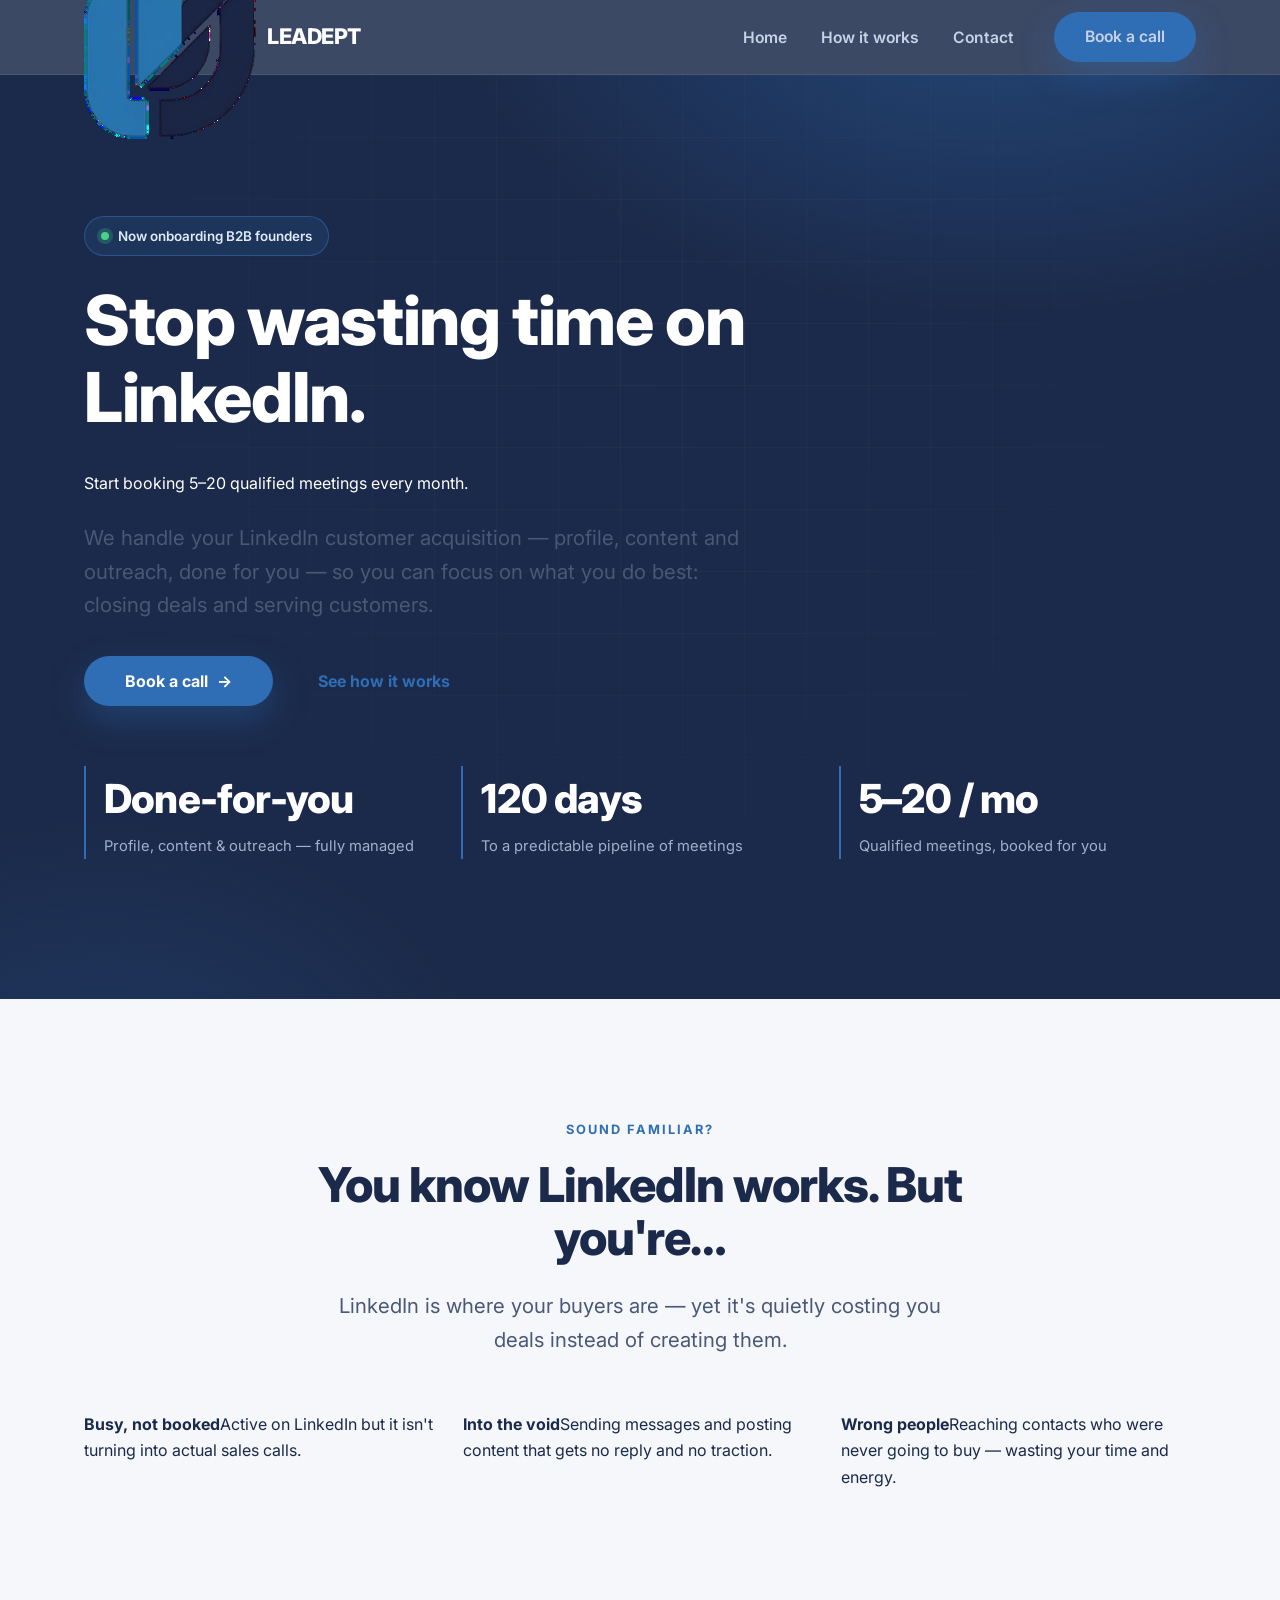
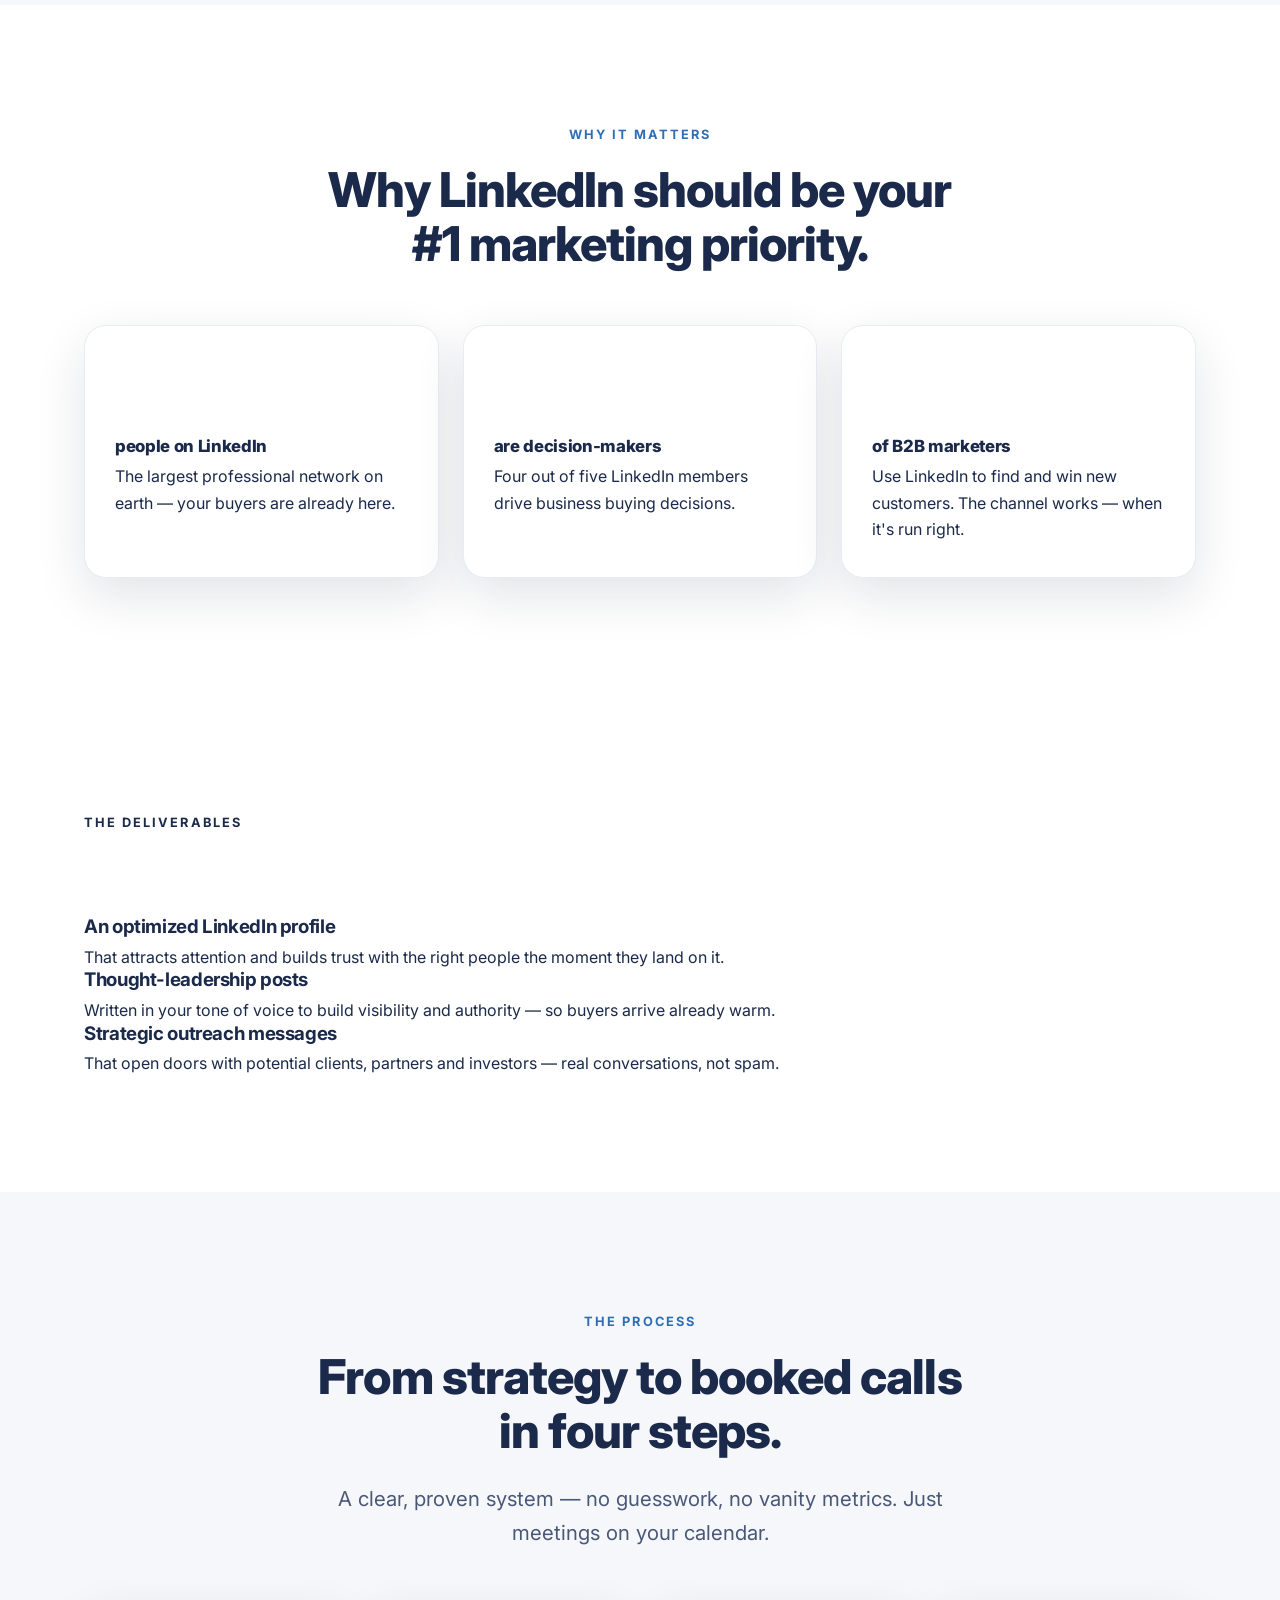
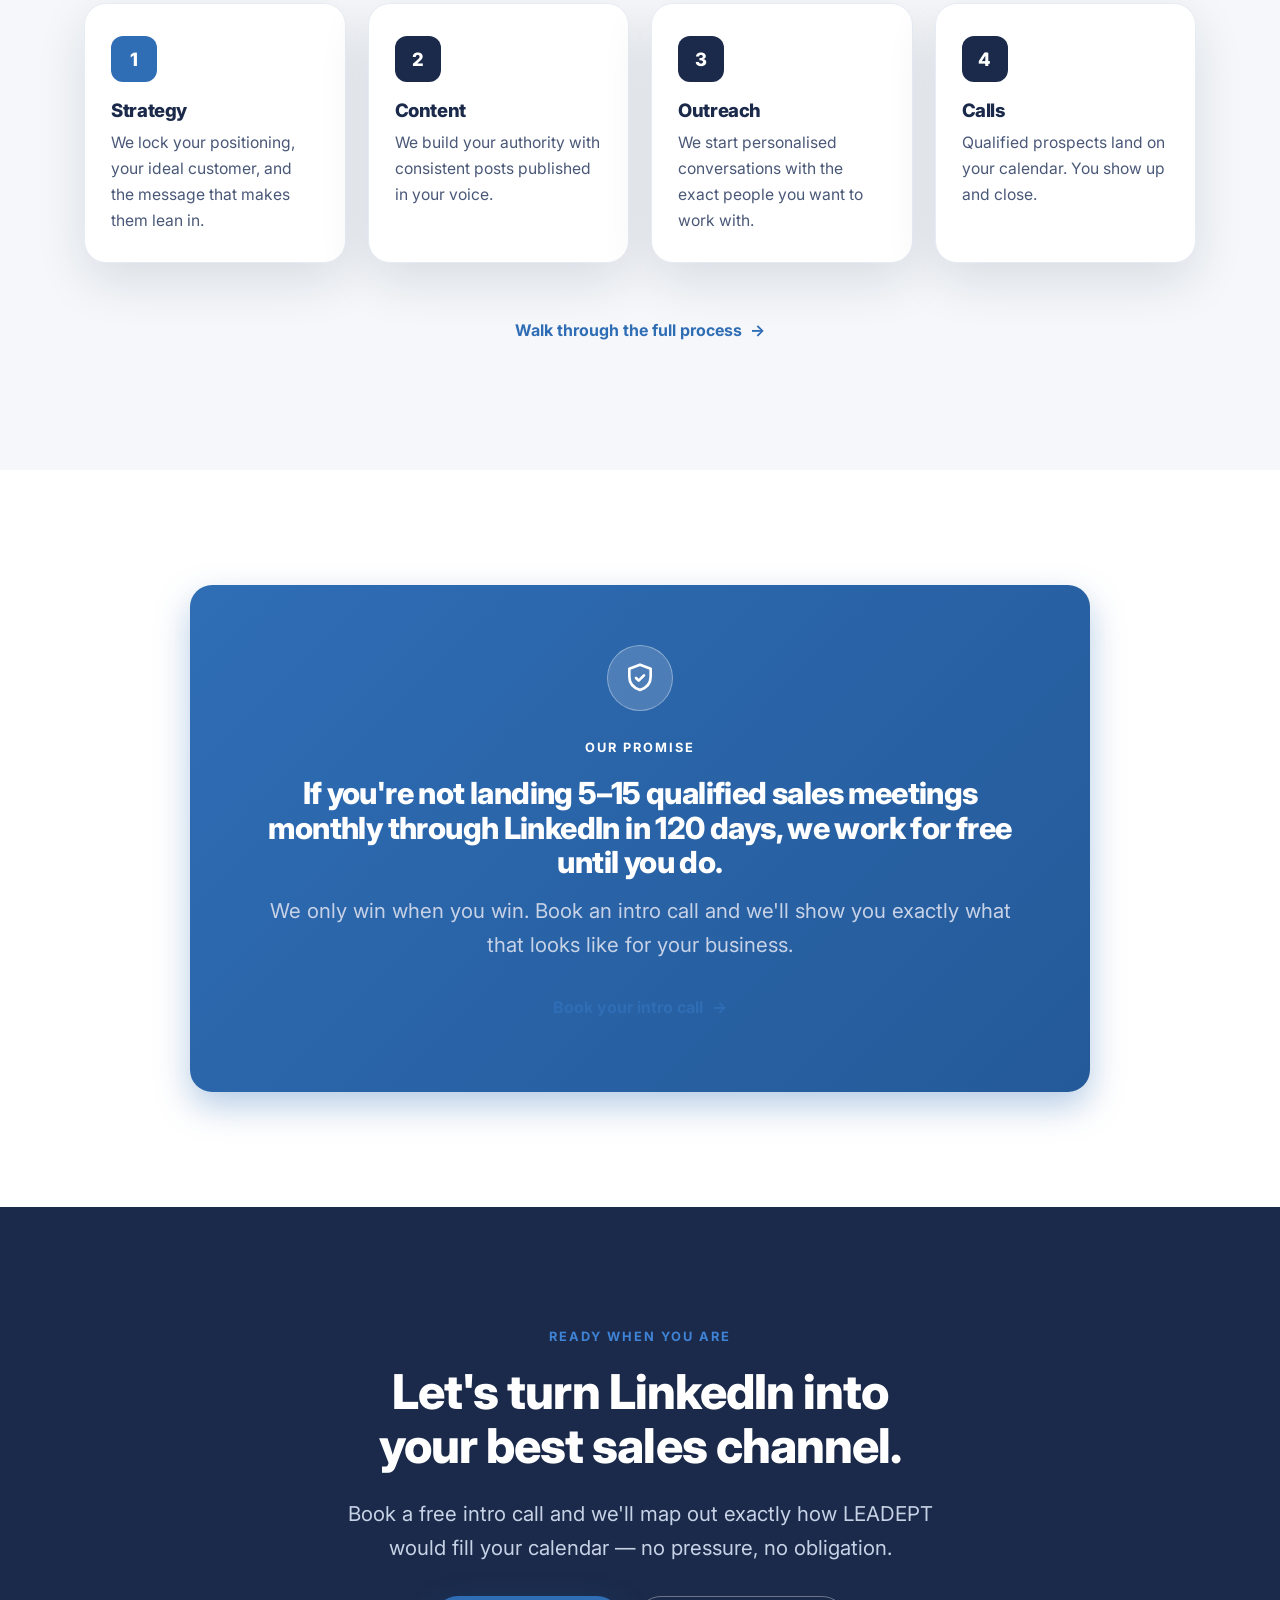
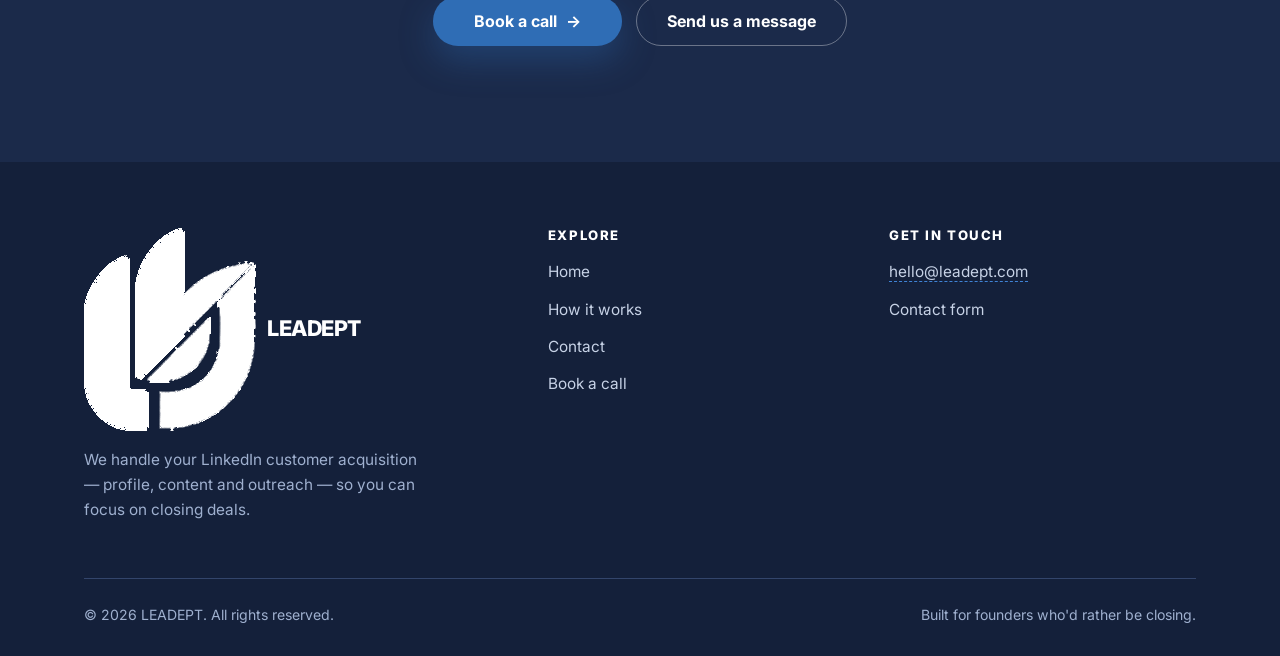
<file: index.html>
<!DOCTYPE html>
<html lang="en">
<head>
<meta charset="UTF-8">
<meta name="viewport" content="width=device-width, initial-scale=1">
<title>LEADEPT — Stop Wasting Time on LinkedIn. Start Booking Meetings.</title>
<meta name="description" content="LEADEPT handles your LinkedIn customer acquisition — profile, content and outreach done for you — so you book 5–20 qualified sales meetings every month and focus on closing.">
<link rel="icon" href="assets/img/leadept-mark.png">
<link rel="preconnect" href="https://fonts.googleapis.com">
<link rel="preconnect" href="https://fonts.gstatic.com" crossorigin>
<link href="https://fonts.googleapis.com/css2?family=Red+Hat+Display:wght@300;400;500;600;700;800;900&family=Inter:wght@400;500;600;700&display=swap" rel="stylesheet">
<link rel="stylesheet" href="assets/css/style.css">
</head>
<body>

<header class="site-header">
  <div class="wrap nav">
    <a href="index.html" class="brand"><img src="assets/img/leadept-mark.png" alt=""><span><span class="lead-t">LEAD</span><span class="ept-t">EPT</span></span></a>
    <button class="nav-toggle" aria-label="Menu" aria-expanded="false"><span></span><span></span><span></span></button>
    <ul class="nav-links">
      <li><a href="index.html">Home</a></li>
      <li><a href="how-it-works.html">How it works</a></li>
      <li><a href="contact.html">Contact</a></li>
      <li class="nav-cta"><a href="contact.html" class="btn btn--primary">Book a call</a></li>
    </ul>
  </div>
</header>

<main>

<!-- HERO -->
<section class="hero">
  <div class="wrap">
    <span class="pill"><span class="dot"></span> Now onboarding B2B founders</span>
    <h1 class="h-xl caps">Stop wasting time on LinkedIn.</h1>
    <p style="margin:18px 0 24px"><span class="highlight">Start booking 5–20 qualified meetings every month.</span></p>
    <p class="lead">We handle your LinkedIn customer acquisition — profile, content and outreach, done for you — so you can focus on what you do best: closing deals and serving customers.</p>
    <div class="btn-row" style="margin-top:32px">
      <a href="contact.html" class="btn btn--primary btn--wide">Book a call <span class="arrow">→</span></a>
      <a href="how-it-works.html" class="btn btn--ghost-dark">See how it works</a>
    </div>
    <div class="stats">
      <div class="stat"><b>Done-for-you</b><span>Profile, content &amp; outreach — fully managed</span></div>
      <div class="stat"><b>120 days</b><span>To a predictable pipeline of meetings</span></div>
      <div class="stat"><b>5–20 / mo</b><span>Qualified meetings, booked for you</span></div>
    </div>
  </div>
</section>

<!-- PROBLEM: You know LinkedIn works. But you're... -->
<section class="section section--off">
  <div class="wrap">
    <div class="sec-head center reveal">
      <span class="eyebrow">Sound familiar?</span>
      <h2 class="h-lg caps">You know LinkedIn works. But you're…</h2>
      <p class="lead mx-auto measure">LinkedIn is where your buyers are — yet it's quietly costing you deals instead of creating them.</p>
    </div>
    <div class="grid grid-3">
      <div class="statcard reveal"><b>Busy, not booked</b><span>Active on LinkedIn but it isn't turning into actual sales calls.</span></div>
      <div class="statcard reveal"><b>Into the void</b><span>Sending messages and posting content that gets no reply and no traction.</span></div>
      <div class="statcard reveal"><b>Wrong people</b><span>Reaching contacts who were never going to buy — wasting your time and energy.</span></div>
    </div>
  </div>
</section>

<!-- WHY LINKEDIN #1 PRIORITY -->
<section class="section section--white">
  <div class="wrap">
    <div class="sec-head center reveal">
      <span class="eyebrow">Why it matters</span>
      <h2 class="h-lg caps">Why LinkedIn should be your #1 marketing priority.</h2>
    </div>
    <div class="grid grid-3">
      <div class="card card--navy reveal"><b class="display" style="font-size:2.6rem;font-weight:800;color:#fff;display:block;margin-bottom:8px">1B+</b><h3 style="font-size:1.05rem;margin:0">people on LinkedIn</h3><p style="margin-top:8px">The largest professional network on earth — your buyers are already here.</p></div>
      <div class="card card--navy reveal"><b class="display" style="font-size:2.6rem;font-weight:800;color:#fff;display:block;margin-bottom:8px">4 in 5</b><h3 style="font-size:1.05rem;margin:0">are decision-makers</h3><p style="margin-top:8px">Four out of five LinkedIn members drive business buying decisions.</p></div>
      <div class="card card--navy reveal"><b class="display" style="font-size:2.6rem;font-weight:800;color:#fff;display:block;margin-bottom:8px">89%</b><h3 style="font-size:1.05rem;margin:0">of B2B marketers</h3><p style="margin-top:8px">Use LinkedIn to find and win new customers. The channel works — when it's run right.</p></div>
    </div>
  </div>
</section>

<!-- WHAT YOU'LL GET (navy feature block) -->
<section class="section section--white">
  <div class="wrap">
    <div class="feature-navy reveal">
      <div class="fn-left">
        <div>
          <span class="eyebrow" style="color:var(--blue-soft)">The deliverables</span>
          <h2 class="display" style="color:#fff">What<br>you'll get</h2>
        </div>
      </div>
      <div class="fn-right">
        <div class="fn-item"><h3 style="margin-bottom:6px"><b>An optimized LinkedIn profile</b></h3><p style="margin:0;color:var(--body)">That attracts attention and builds trust with the right people the moment they land on it.</p></div>
        <div class="fn-item"><h3 style="margin-bottom:6px"><b>Thought-leadership posts</b></h3><p style="margin:0;color:var(--body)">Written in your tone of voice to build visibility and authority — so buyers arrive already warm.</p></div>
        <div class="fn-item"><h3 style="margin-bottom:6px"><b>Strategic outreach messages</b></h3><p style="margin:0;color:var(--body)">That open doors with potential clients, partners and investors — real conversations, not spam.</p></div>
      </div>
    </div>
  </div>
</section>

<!-- HOW IT WORKS PREVIEW -->
<section class="section section--off">
  <div class="wrap">
    <div class="sec-head center reveal">
      <span class="eyebrow">The process</span>
      <h2 class="h-lg caps">From strategy to booked calls in four steps.</h2>
      <p class="lead mx-auto measure">A clear, proven system — no guesswork, no vanity metrics. Just meetings on your calendar.</p>
    </div>
    <div class="steps grid-4">
      <div class="step reveal"><div class="num">1</div><h3>Strategy</h3><p>We lock your positioning, your ideal customer, and the message that makes them lean in.</p></div>
      <div class="step reveal"><div class="num">2</div><h3>Content</h3><p>We build your authority with consistent posts published in your voice.</p></div>
      <div class="step reveal"><div class="num">3</div><h3>Outreach</h3><p>We start personalised conversations with the exact people you want to work with.</p></div>
      <div class="step reveal"><div class="num">4</div><h3>Calls</h3><p>Qualified prospects land on your calendar. You show up and close.</p></div>
    </div>
    <div class="btn-row btn-row--center" style="margin-top:42px">
      <a href="how-it-works.html" class="btn btn--navy">Walk through the full process <span class="arrow">→</span></a>
    </div>
  </div>
</section>

<!-- OUR PROMISE / GUARANTEE -->
<section class="section section--white">
  <div class="wrap">
    <div class="guarantee reveal mx-auto" style="max-width:900px">
      <div class="badge" aria-hidden="true"><svg viewBox="0 0 24 24" fill="none" stroke="currentColor" stroke-width="2" stroke-linecap="round" stroke-linejoin="round"><path d="M12 2 4 5v6c0 5 3.4 8.4 8 10 4.6-1.6 8-5 8-10V5l-8-3Z"/><path d="M9 12l2 2 4-4"/></svg></div>
      <span class="eyebrow" style="color:var(--blue-soft)">Our promise</span>
      <h2 class="h-md">If you're not landing 5–15 qualified sales meetings monthly through LinkedIn in 120 days, we work for free until you do.</h2>
      <p class="lead" style="color:var(--mist)">We only win when you win. Book an intro call and we'll show you exactly what that looks like for your business.</p>
      <div class="btn-row btn-row--center" style="margin-top:8px">
        <a href="contact.html" class="btn btn--white">Book your intro call <span class="arrow">→</span></a>
      </div>
    </div>
  </div>
</section>

<!-- FINAL CTA -->
<section class="section section--navy cta-band">
  <div class="wrap reveal">
    <span class="eyebrow">Ready when you are</span>
    <h2 class="h-lg caps">Let's turn LinkedIn into your best sales channel.</h2>
    <p class="lead mx-auto">Book a free intro call and we'll map out exactly how LEADEPT would fill your calendar — no pressure, no obligation.</p>
    <div class="btn-row btn-row--center">
      <a href="contact.html" class="btn btn--primary btn--wide">Book a call <span class="arrow">→</span></a>
      <a href="contact.html" class="btn btn--ghost">Send us a message</a>
    </div>
  </div>
</section>

</main>

<footer class="site-footer">
  <div class="wrap">
    <div class="footer-top">
      <div>
        <a href="index.html" class="brand"><img src="assets/img/leadept-mark-white.png" alt=""><span>LEADEPT</span></a>
        <p>We handle your LinkedIn customer acquisition — profile, content and outreach — so you can focus on closing deals.</p>
      </div>
      <div class="foot-col">
        <h4>Explore</h4>
        <ul>
          <li><a href="index.html">Home</a></li>
          <li><a href="how-it-works.html">How it works</a></li>
          <li><a href="contact.html">Contact</a></li>
          <li><a href="contact.html">Book a call</a></li>
        </ul>
      </div>
      <div class="foot-col">
        <h4>Get in touch</h4>
        <ul>
          <li><a href="mailto:hello@leadept.com" class="tbd">hello@leadept.com</a></li>
          <li><a href="contact.html">Contact form</a></li>
        </ul>
      </div>
    </div>
    <div class="footer-bottom">
      <span>© <span id="year">2026</span> LEADEPT. All rights reserved.</span>
      <span>Built for founders who'd rather be closing.</span>
    </div>
  </div>
</footer>

<script src="assets/js/main.js"></script>
<script src="assets/js/hydrate.js"></script>
<script src="https://identity.netlify.com/v1/netlify-identity-widget.js"></script><script>if(window.netlifyIdentity){window.netlifyIdentity.on("init",function(u){if(!u){window.netlifyIdentity.on("login",function(){document.location.href="/admin/";});}});}</script></body>
</html>
</file>
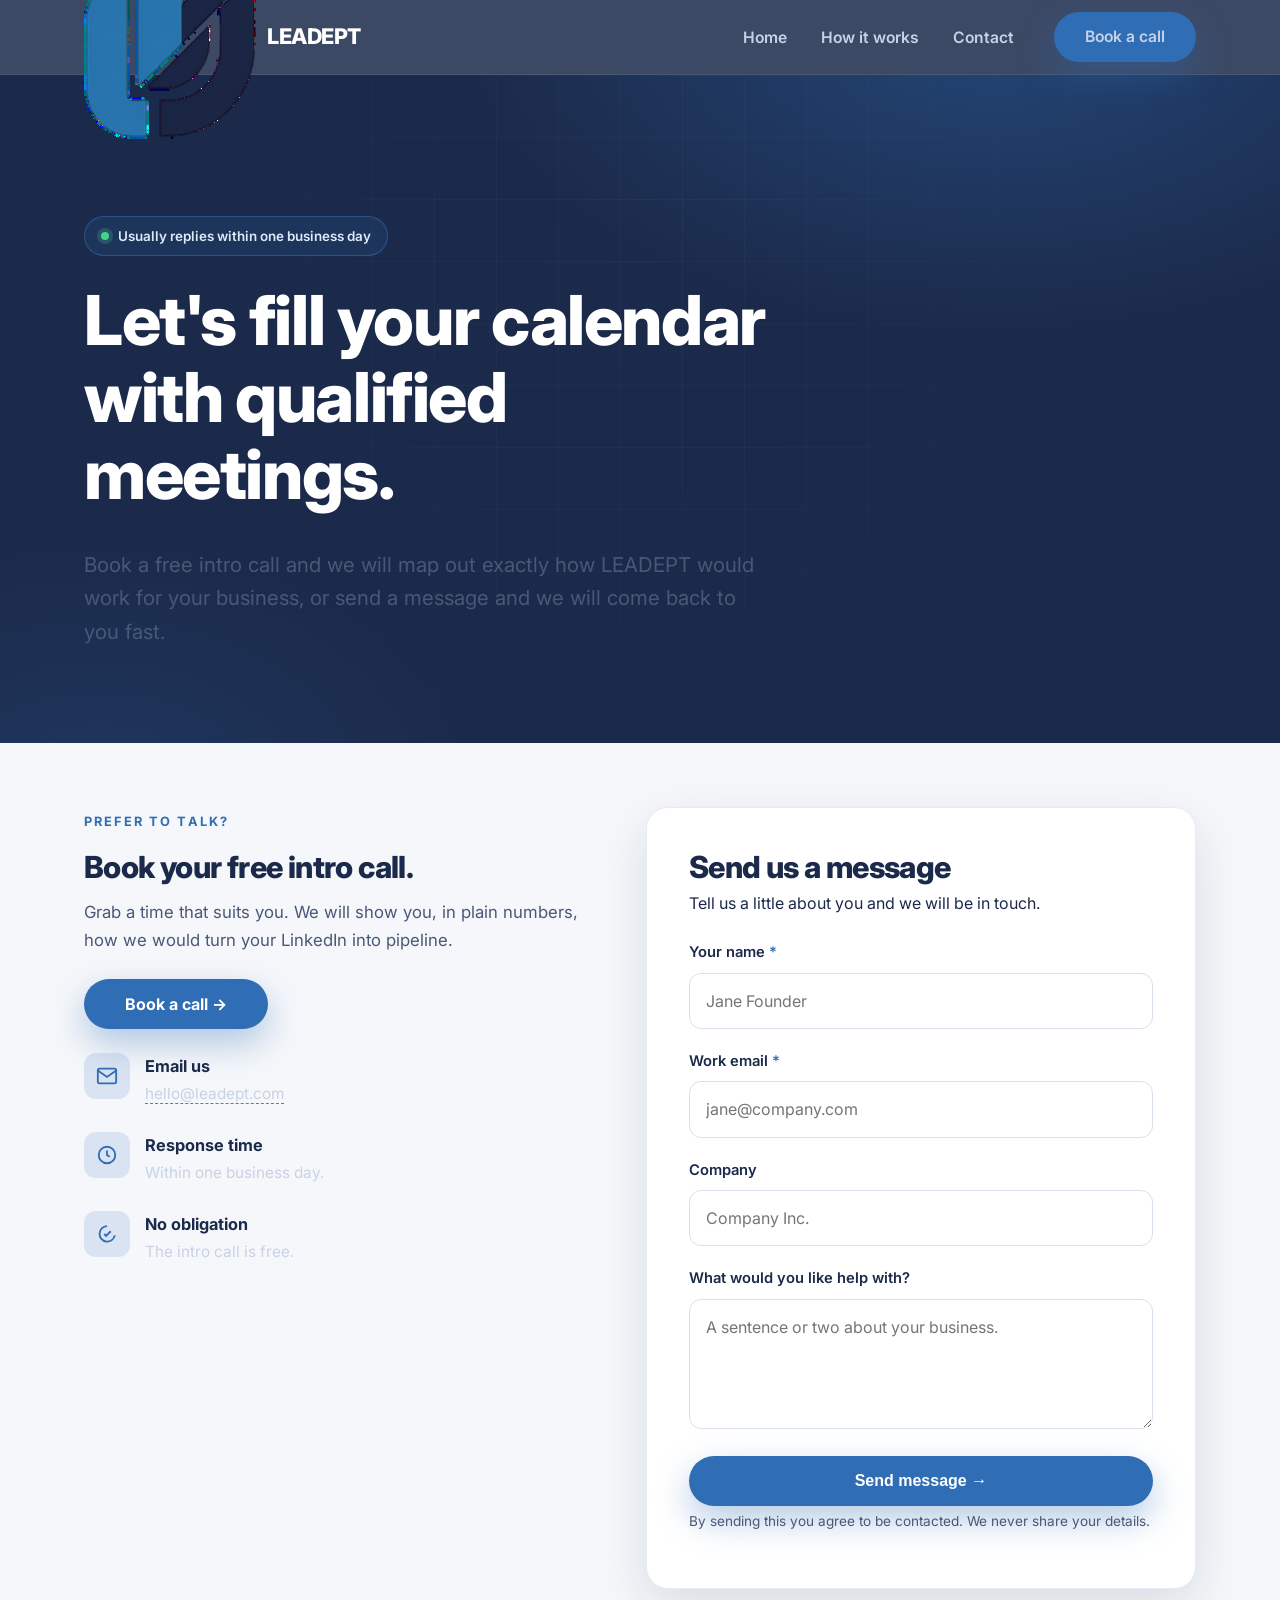
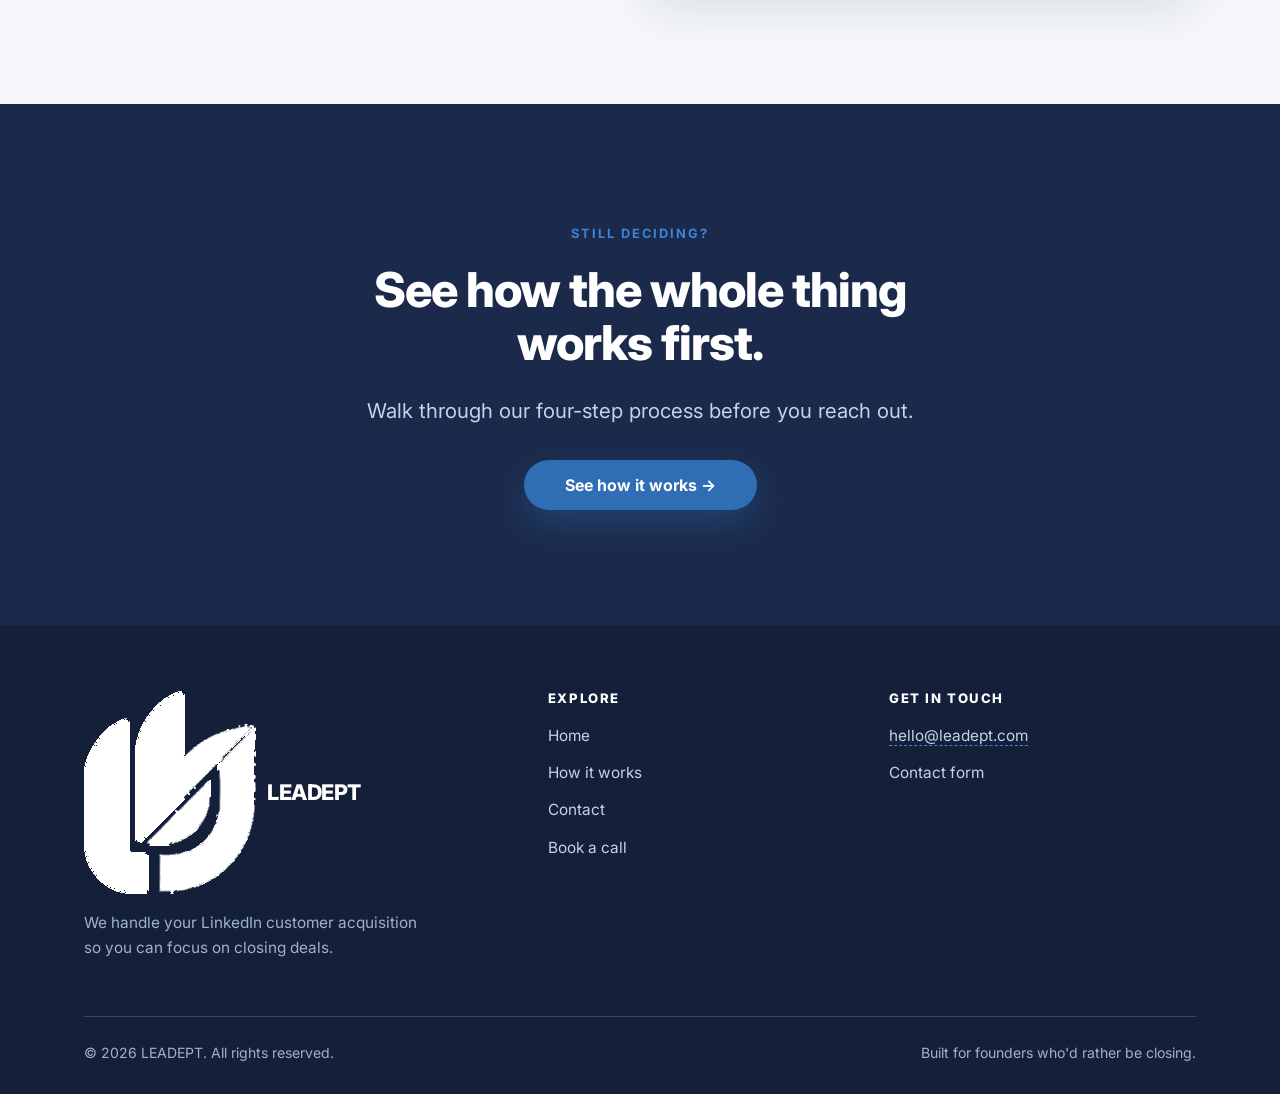
<file: contact.html>
<!DOCTYPE html><html lang="en"><head><meta charset="UTF-8"><meta name="viewport" content="width=device-width, initial-scale=1"><title>Contact & Book a Call — LEADEPT</title><meta name="description" content="Book a free intro call with LEADEPT or send a message."><link rel="icon" href="assets/img/leadept-mark.png"><link href="https://fonts.googleapis.com/css2?family=Red+Hat+Display:wght@300;400;500;600;700;800;900&family=Inter:wght@400;500;600;700&display=swap" rel="stylesheet"><link rel="stylesheet" href="assets/css/style.css"></head><body>
<header class="site-header"><div class="wrap nav"><a href="index.html" class="brand"><img src="assets/img/leadept-mark.png" alt=""><span><span class="lead-t">LEAD</span><span class="ept-t">EPT</span></span></a><button class="nav-toggle" aria-label="Menu" aria-expanded="false"><span></span><span></span><span></span></button><ul class="nav-links"><li><a href="index.html">Home</a></li><li><a href="how-it-works.html">How it works</a></li><li><a href="contact.html">Contact</a></li><li class="nav-cta"><a href="#book" class="btn btn--primary">Book a call</a></li></ul></div></header><main>
<section class="hero" style="padding-bottom:clamp(36px,5vw,60px)"><div class="wrap"><span class="pill"><span class="dot"></span> Usually replies within one business day</span><h1 class="h-xl caps">Let's fill your calendar with qualified meetings.</h1><p class="lead">Book a free intro call and we will map out exactly how LEADEPT would work for your business, or send a message and we will come back to you fast.</p></div></section>
<section class="section section--off" id="book" style="padding-top:clamp(40px,5vw,64px)"><div class="wrap"><div class="contact-grid"><div class="reveal"><span class="eyebrow">Prefer to talk?</span><h2 class="h-md">Book your free intro call.</h2><p class="lead" style="font-size:1.05rem">Grab a time that suits you. We will show you, in plain numbers, how we would turn your LinkedIn into pipeline.</p><div style="margin:24px 0"><a href="contact.html" data-booking class="btn btn--primary btn--wide">Book a call &rarr;</a></div><div class="contact-detail"><span class="ico"><svg viewBox="0 0 24 24" fill="none" stroke="currentColor" stroke-width="2"><rect x="2" y="4" width="20" height="16" rx="2"/><path d="M22 6 12 13 2 6"/></svg></span><div><b>Email us</b><a href="mailto:hello@leadept.com" class="tbd">hello@leadept.com</a></div></div><div class="contact-detail"><span class="ico"><svg viewBox="0 0 24 24" fill="none" stroke="currentColor" stroke-width="2"><circle cx="12" cy="12" r="9"/><path d="M12 7v5l3 2"/></svg></span><div><b>Response time</b><span>Within one business day.</span></div></div><div class="contact-detail"><span class="ico"><svg viewBox="0 0 24 24" fill="none" stroke="currentColor" stroke-width="2"><path d="M20.5 13.5A8.4 8.4 0 1 1 12 3.5"/><path d="M9 12l2 2 5-5"/></svg></span><div><b>No obligation</b><span>The intro call is free.</span></div></div></div>
<div class="reveal"><div class="form-card"><h2 class="h-md" style="margin-bottom:6px">Send us a message</h2><p style="color:var(--body-soft);margin-bottom:24px">Tell us a little about you and we will be in touch.</p><form id="lead-form" name="lead" method="POST" data-netlify="true" netlify-honeypot="bot-field" action="/thanks.html" novalidate><input type="hidden" name="form-name" value="lead"><p style="display:none"><label>Do not fill: <input name="bot-field"></label></p><div class="field"><label for="name">Your name <span class="req">*</span></label><input type="text" id="name" name="name" autocomplete="name" required placeholder="Jane Founder"></div><div class="field"><label for="email">Work email <span class="req">*</span></label><input type="email" id="email" name="email" autocomplete="email" required placeholder="jane@company.com"></div><div class="field"><label for="company">Company</label><input type="text" id="company" name="company" autocomplete="organization" placeholder="Company Inc."></div><div class="field"><label for="message">What would you like help with?</label><textarea id="message" name="message" placeholder="A sentence or two about your business."></textarea></div><button type="submit" class="btn btn--primary" id="lead-submit">Send message &rarr;</button><p class="form-note">By sending this you agree to be contacted. We never share your details.</p><p class="form-status" id="form-status" role="status" aria-live="polite"></p></form></div></div></div></div></section>
<section class="section section--navy cta-band"><div class="wrap reveal"><span class="eyebrow">Still deciding?</span><h2 class="h-lg caps">See how the whole thing works first.</h2><p class="lead mx-auto">Walk through our four-step process before you reach out.</p><div class="btn-row btn-row--center"><a href="how-it-works.html" class="btn btn--primary btn--wide">See how it works &rarr;</a></div></div></section></main>
<footer class="site-footer"><div class="wrap"><div class="footer-top"><div><a href="index.html" class="brand"><img src="assets/img/leadept-mark-white.png" alt=""><span>LEADEPT</span></a><p>We handle your LinkedIn customer acquisition so you can focus on closing deals.</p></div><div class="foot-col"><h4>Explore</h4><ul><li><a href="index.html">Home</a></li><li><a href="how-it-works.html">How it works</a></li><li><a href="contact.html">Contact</a></li><li><a href="#book">Book a call</a></li></ul></div><div class="foot-col"><h4>Get in touch</h4><ul><li><a href="mailto:hello@leadept.com" class="tbd">hello@leadept.com</a></li><li><a href="contact.html">Contact form</a></li></ul></div></div><div class="footer-bottom"><span>&copy; <span id="year">2026</span> LEADEPT. All rights reserved.</span><span>Built for founders who'd rather be closing.</span></div></div></footer>
<script src="assets/js/config.js"></script><script src="assets/js/main.js"></script><script src="assets/js/contact.js"></script><script src="assets/js/hydrate.js"></script></body></html>
</file>
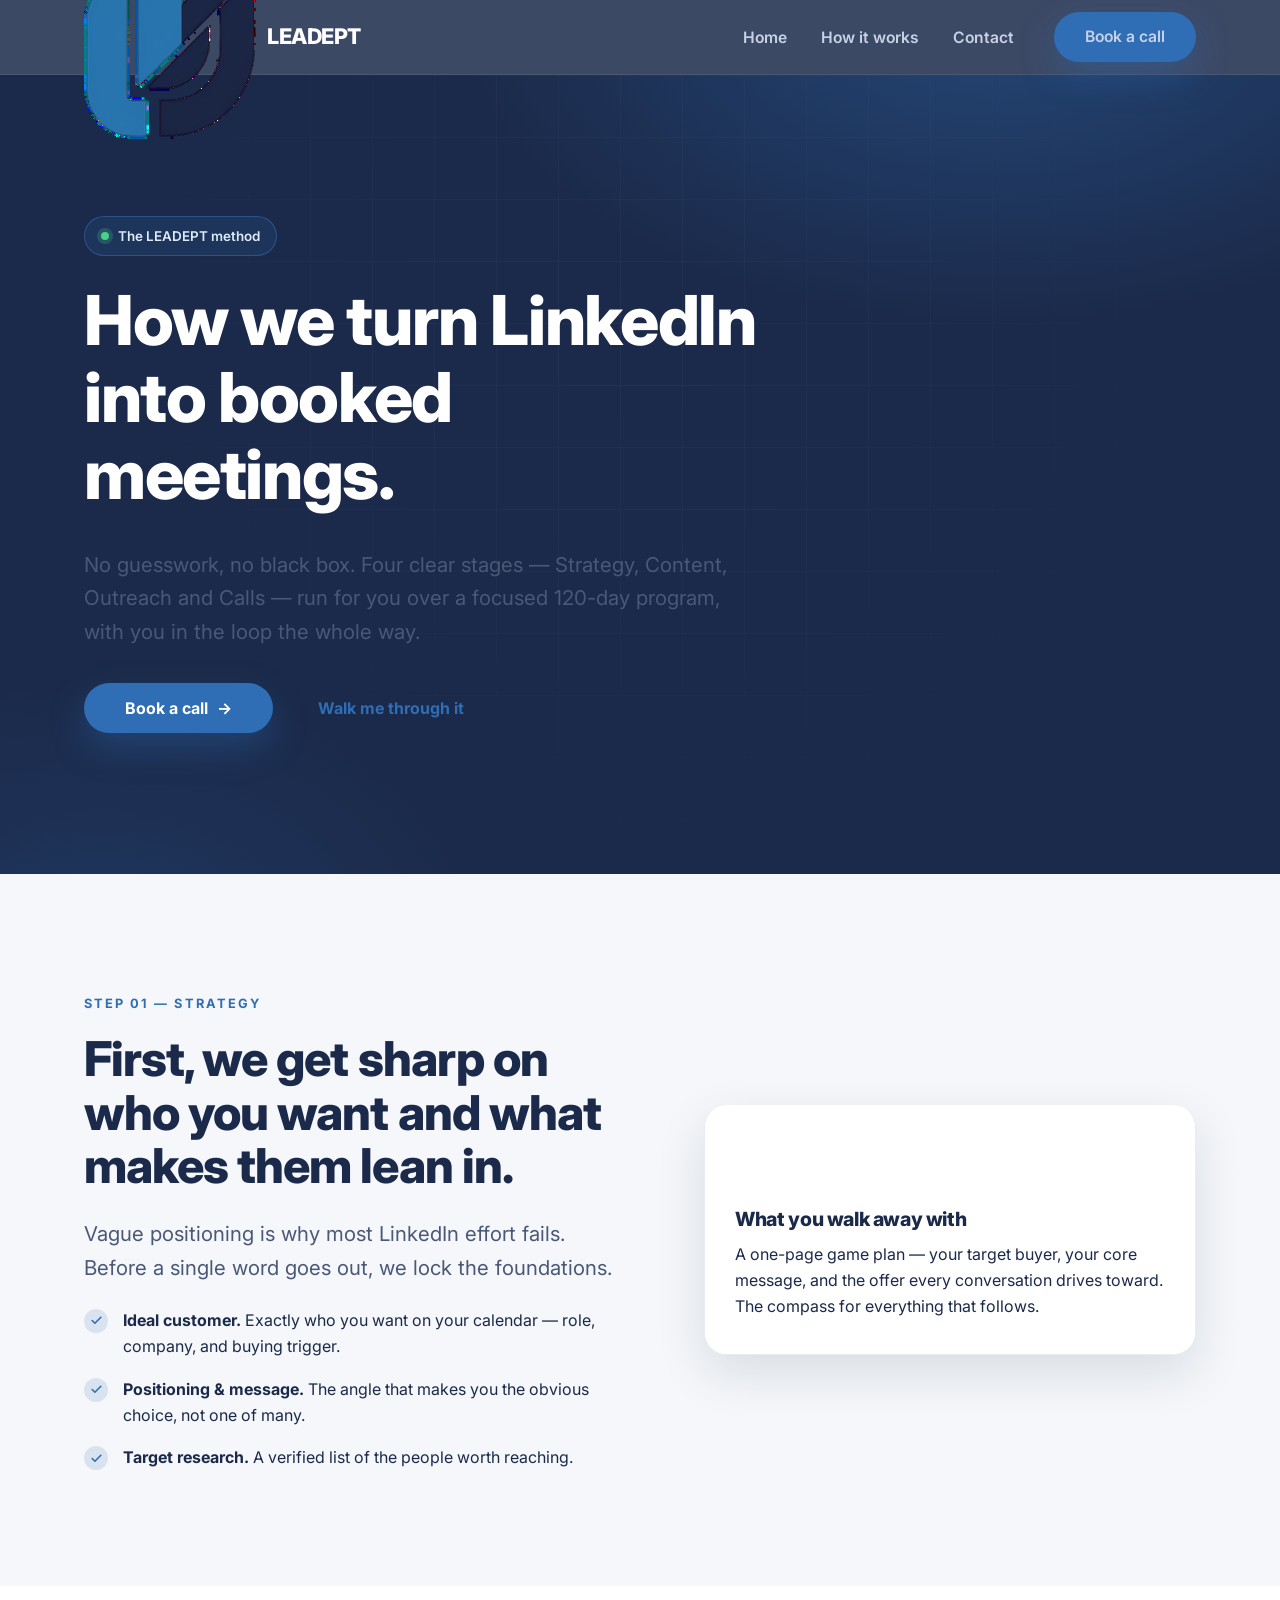
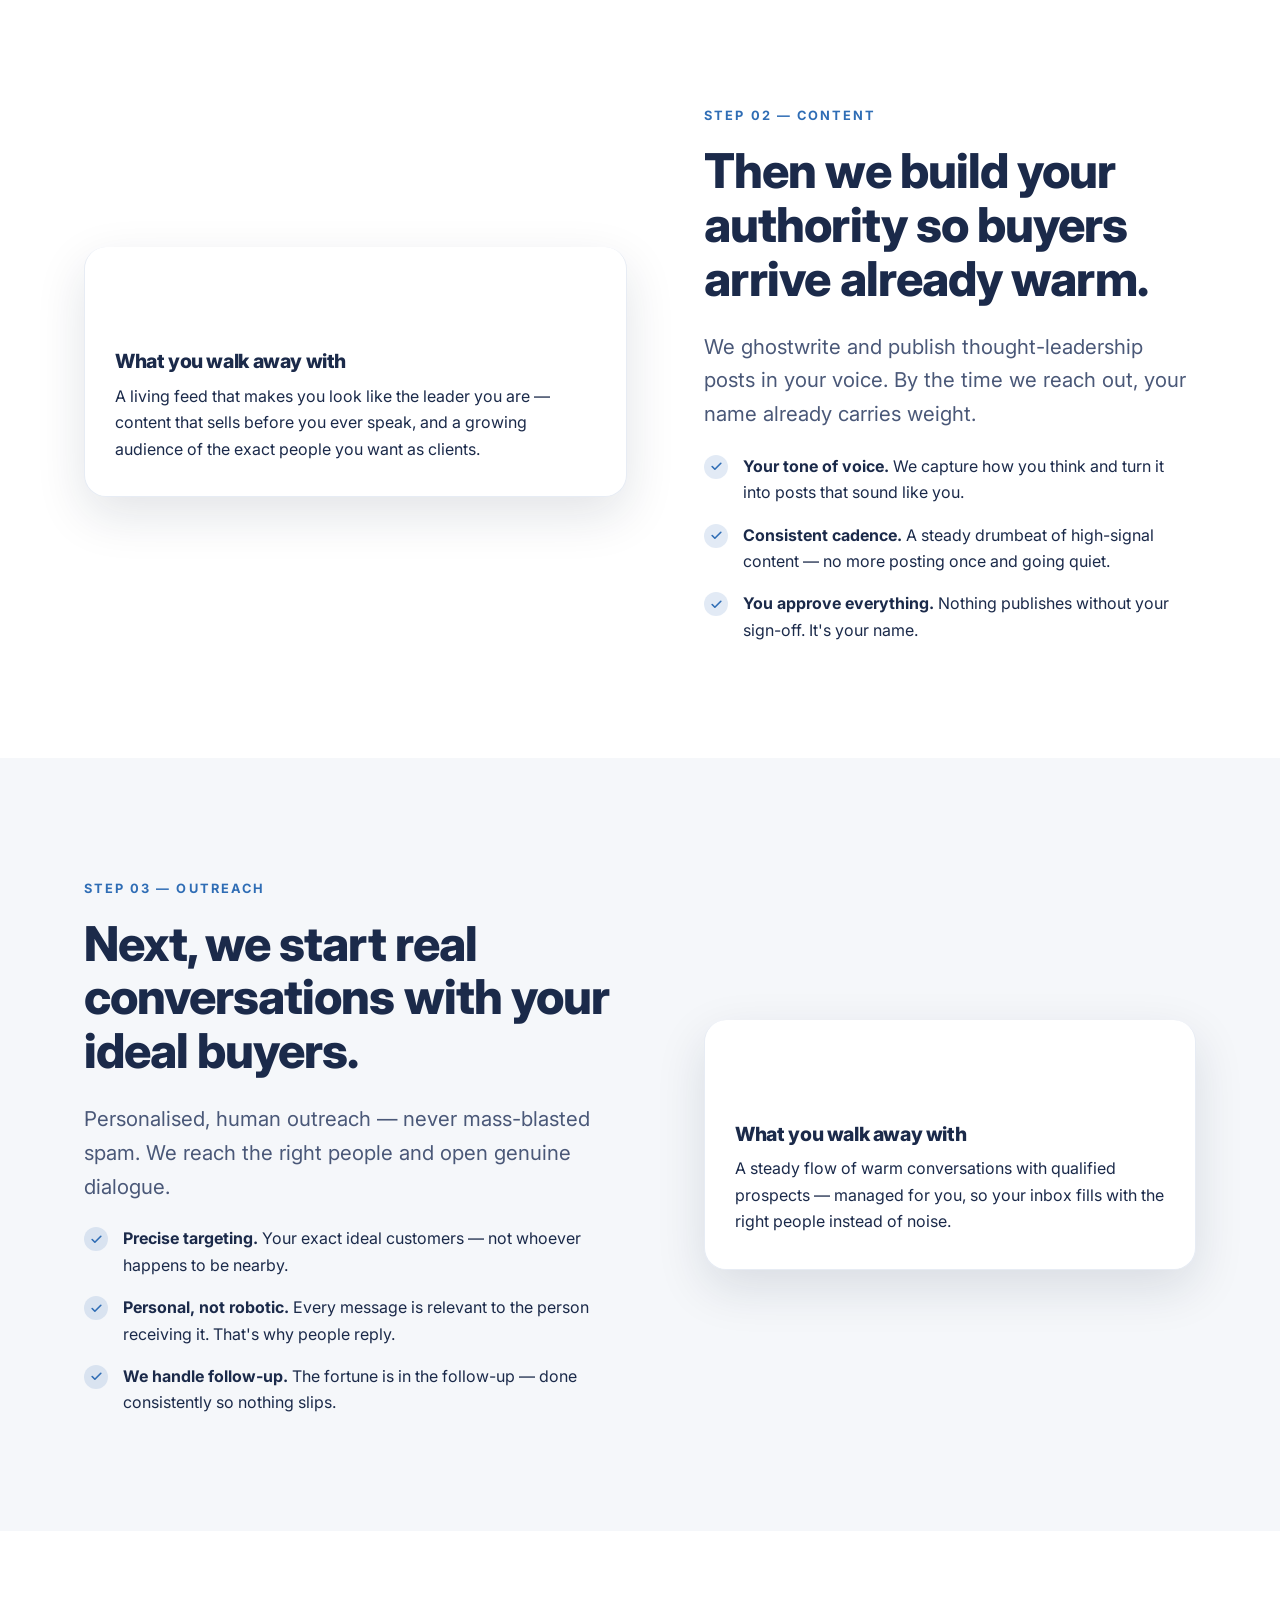
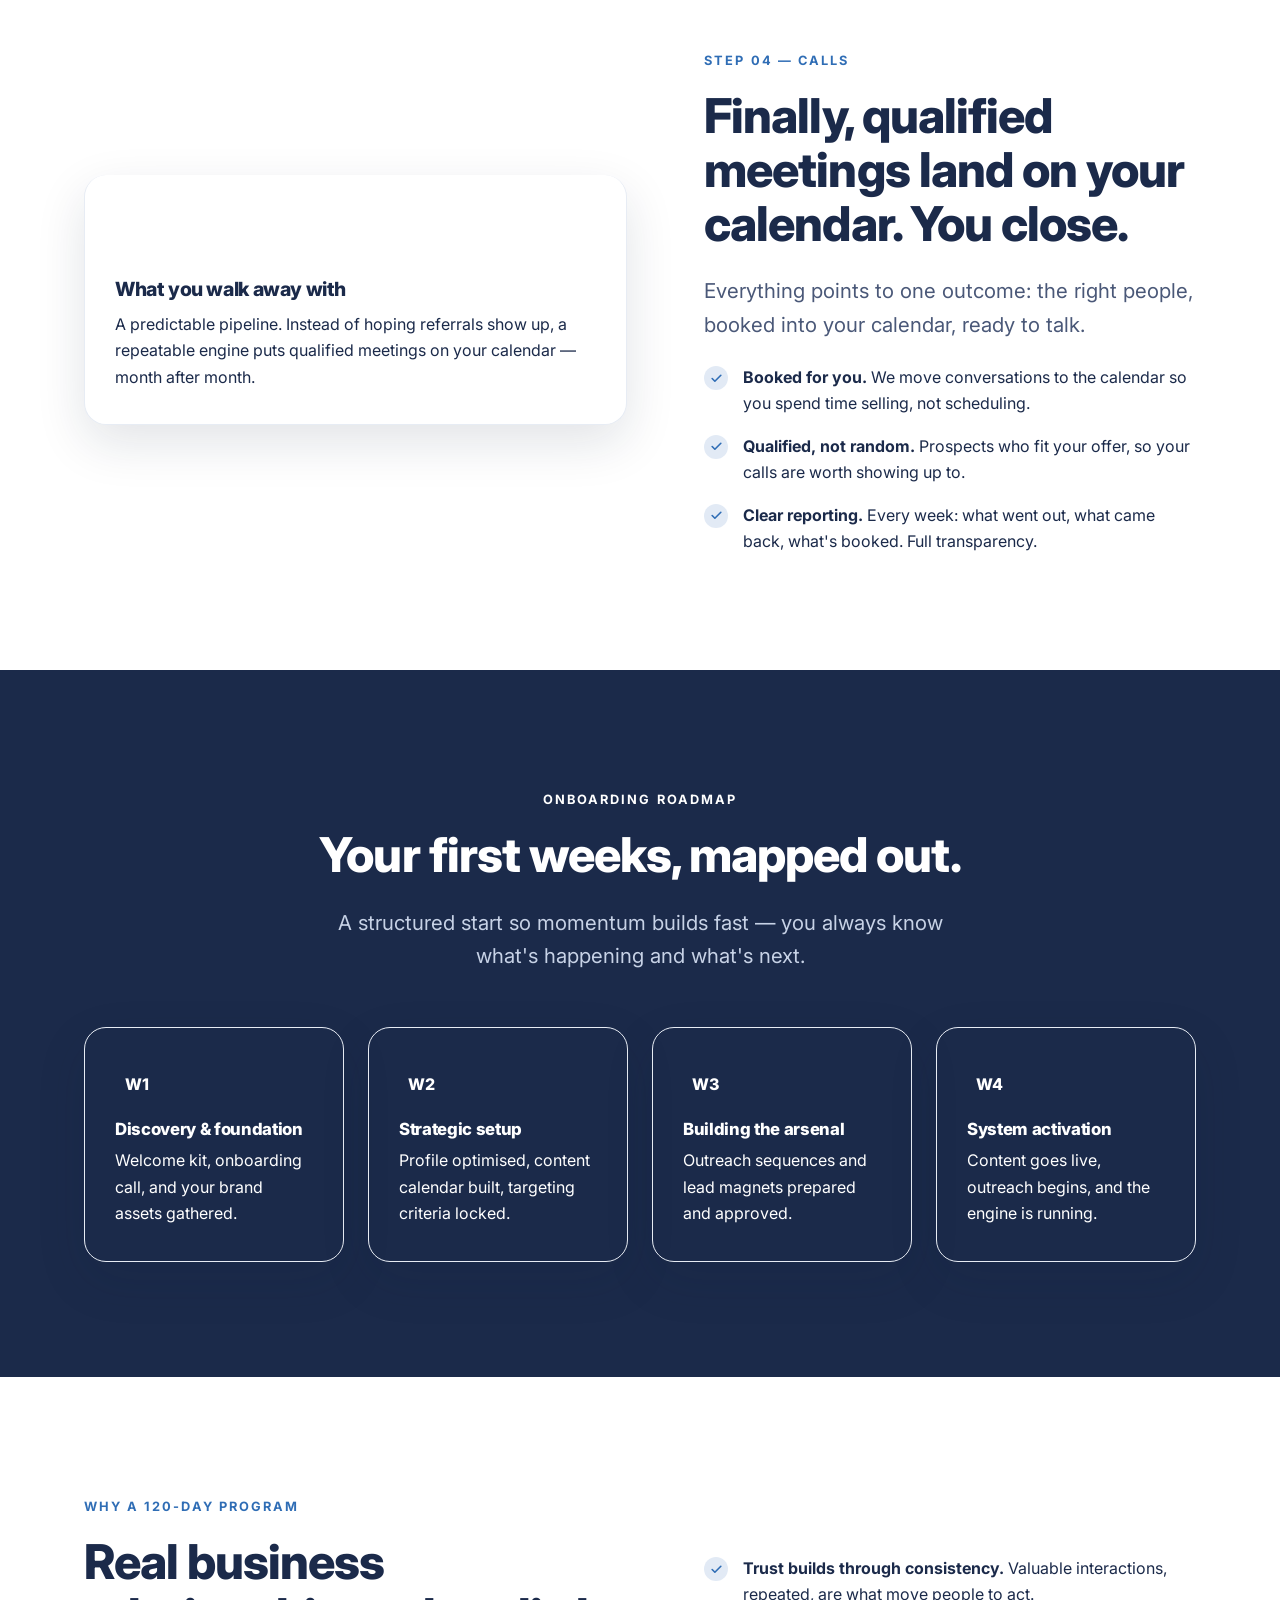
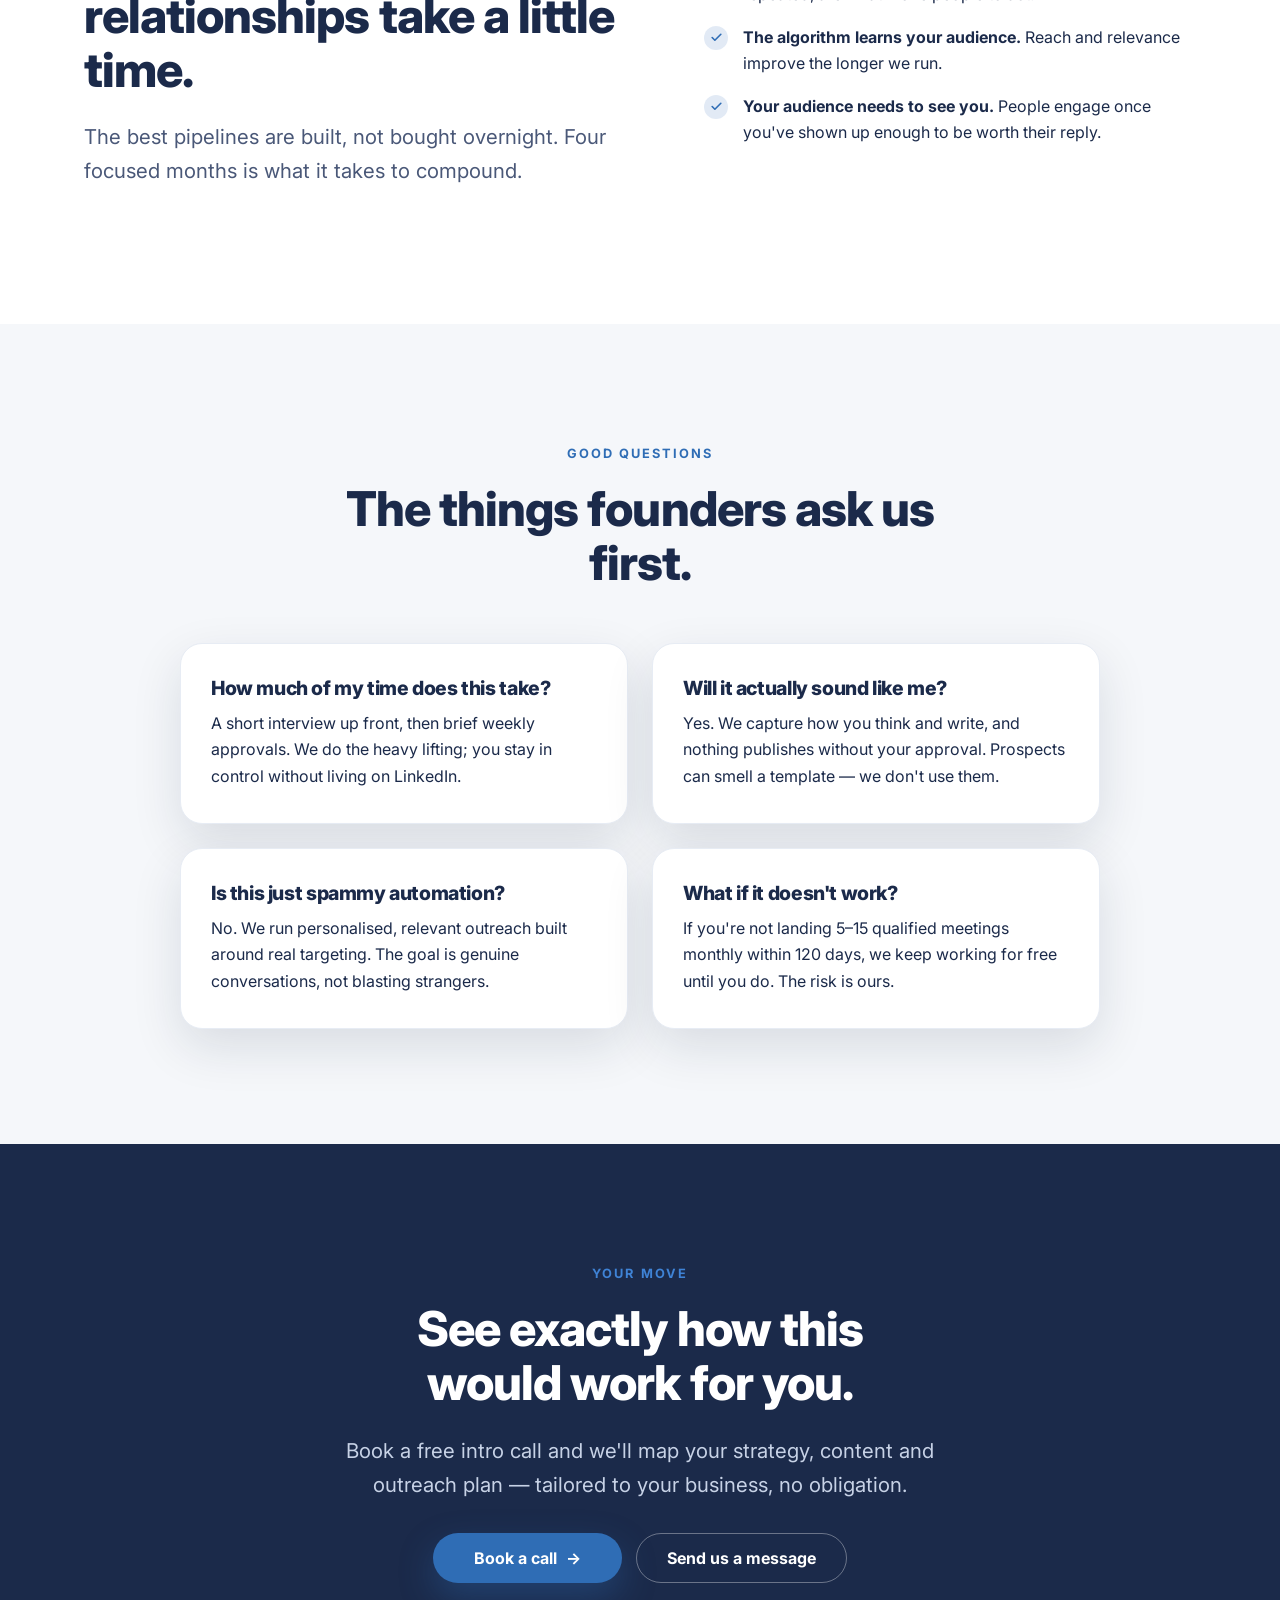
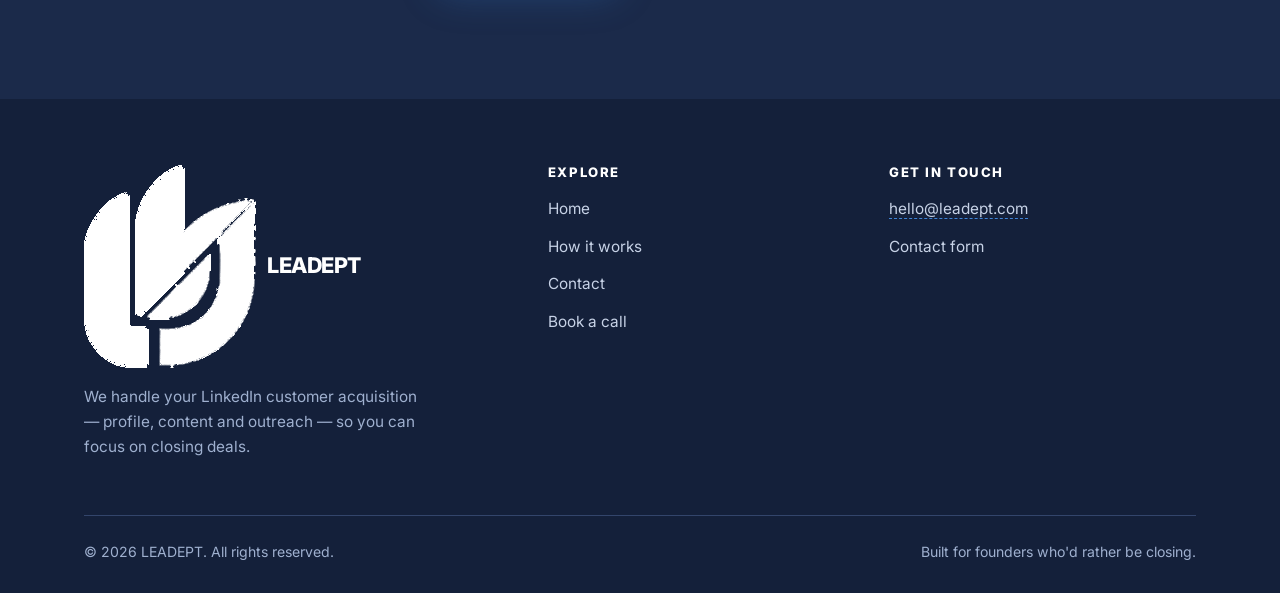
<file: how-it-works.html>
<!DOCTYPE html>
<html lang="en">
<head>
<meta charset="UTF-8">
<meta name="viewport" content="width=device-width, initial-scale=1">
<title>How It Works — LEADEPT</title>
<meta name="description" content="The LEADEPT method: Strategy, Content, Outreach, Calls. A done-for-you LinkedIn system that books 5–20 qualified sales meetings every month, over a focused 120-day program.">
<link rel="icon" href="assets/img/leadept-mark.png">
<link rel="preconnect" href="https://fonts.googleapis.com">
<link rel="preconnect" href="https://fonts.gstatic.com" crossorigin>
<link href="https://fonts.googleapis.com/css2?family=Red+Hat+Display:wght@300;400;500;600;700;800;900&family=Inter:wght@400;500;600;700&display=swap" rel="stylesheet">
<link rel="stylesheet" href="assets/css/style.css">
</head>
<body>

<header class="site-header">
  <div class="wrap nav">
    <a href="index.html" class="brand"><img src="assets/img/leadept-mark.png" alt=""><span><span class="lead-t">LEAD</span><span class="ept-t">EPT</span></span></a>
    <button class="nav-toggle" aria-label="Menu" aria-expanded="false"><span></span><span></span><span></span></button>
    <ul class="nav-links">
      <li><a href="index.html">Home</a></li>
      <li><a href="how-it-works.html">How it works</a></li>
      <li><a href="contact.html">Contact</a></li>
      <li class="nav-cta"><a href="contact.html" class="btn btn--primary">Book a call</a></li>
    </ul>
  </div>
</header>

<main>

<section class="hero">
  <div class="wrap">
    <span class="pill"><span class="dot"></span> The LEADEPT method</span>
    <h1 class="h-xl caps">How we turn LinkedIn into booked meetings.</h1>
    <p class="lead">No guesswork, no black box. Four clear stages — Strategy, Content, Outreach and Calls — run for you over a focused 120-day program, with you in the loop the whole way.</p>
    <div class="btn-row" style="margin-top:30px">
      <a href="contact.html" class="btn btn--primary btn--wide">Book a call <span class="arrow">→</span></a>
      <a href="#step-1" class="btn btn--ghost-dark">Walk me through it</a>
    </div>
  </div>
</section>

<!-- STEP 1 -->
<section class="section section--off" id="step-1">
  <div class="wrap">
    <div class="split">
      <div class="reveal">
        <span class="eyebrow">Step 01 — Strategy</span>
        <h2 class="h-lg">First, we get sharp on who you want and what makes them lean in.</h2>
        <p class="lead">Vague positioning is why most LinkedIn effort fails. Before a single word goes out, we lock the foundations.</p>
        <ul class="checks" style="margin-top:22px">
          <li><span class="tick"><svg viewBox="0 0 24 24" fill="none" stroke="currentColor" stroke-width="3" stroke-linecap="round" stroke-linejoin="round"><path d="M20 6 9 17l-5-5"/></svg></span><span><b>Ideal customer.</b> Exactly who you want on your calendar — role, company, and buying trigger.</span></li>
          <li><span class="tick"><svg viewBox="0 0 24 24" fill="none" stroke="currentColor" stroke-width="3" stroke-linecap="round" stroke-linejoin="round"><path d="M20 6 9 17l-5-5"/></svg></span><span><b>Positioning &amp; message.</b> The angle that makes you the obvious choice, not one of many.</span></li>
          <li><span class="tick"><svg viewBox="0 0 24 24" fill="none" stroke="currentColor" stroke-width="3" stroke-linecap="round" stroke-linejoin="round"><path d="M20 6 9 17l-5-5"/></svg></span><span><b>Target research.</b> A verified list of the people worth reaching.</span></li>
        </ul>
      </div>
      <div class="reveal">
        <div class="card" style="border-top:4px solid var(--blue)">
          <div class="num" style="width:54px;height:54px;border-radius:14px;display:grid;place-items:center;background:var(--blue);color:#fff;font-family:var(--head);font-weight:800;font-size:1.35rem;margin-bottom:16px">1</div>
          <h3>What you walk away with</h3>
          <p style="color:var(--body-soft)">A one-page game plan — your target buyer, your core message, and the offer every conversation drives toward. The compass for everything that follows.</p>
        </div>
      </div>
    </div>
  </div>
</section>

<!-- STEP 2 -->
<section class="section section--white" id="step-2">
  <div class="wrap">
    <div class="split">
      <div class="reveal" style="order:2">
        <span class="eyebrow">Step 02 — Content</span>
        <h2 class="h-lg">Then we build your authority so buyers arrive already warm.</h2>
        <p class="lead">We ghostwrite and publish thought-leadership posts in your voice. By the time we reach out, your name already carries weight.</p>
        <ul class="checks" style="margin-top:22px">
          <li><span class="tick"><svg viewBox="0 0 24 24" fill="none" stroke="currentColor" stroke-width="3" stroke-linecap="round" stroke-linejoin="round"><path d="M20 6 9 17l-5-5"/></svg></span><span><b>Your tone of voice.</b> We capture how you think and turn it into posts that sound like you.</span></li>
          <li><span class="tick"><svg viewBox="0 0 24 24" fill="none" stroke="currentColor" stroke-width="3" stroke-linecap="round" stroke-linejoin="round"><path d="M20 6 9 17l-5-5"/></svg></span><span><b>Consistent cadence.</b> A steady drumbeat of high-signal content — no more posting once and going quiet.</span></li>
          <li><span class="tick"><svg viewBox="0 0 24 24" fill="none" stroke="currentColor" stroke-width="3" stroke-linecap="round" stroke-linejoin="round"><path d="M20 6 9 17l-5-5"/></svg></span><span><b>You approve everything.</b> Nothing publishes without your sign-off. It's your name.</span></li>
        </ul>
      </div>
      <div class="reveal" style="order:1">
        <div class="card card--navy" style="border-top:4px solid var(--blue)">
          <div class="num" style="width:54px;height:54px;border-radius:14px;display:grid;place-items:center;background:var(--blue);color:#fff;font-family:var(--head);font-weight:800;font-size:1.35rem;margin-bottom:16px">2</div>
          <h3>What you walk away with</h3>
          <p>A living feed that makes you look like the leader you are — content that sells before you ever speak, and a growing audience of the exact people you want as clients.</p>
        </div>
      </div>
    </div>
  </div>
</section>

<!-- STEP 3 -->
<section class="section section--off" id="step-3">
  <div class="wrap">
    <div class="split">
      <div class="reveal">
        <span class="eyebrow">Step 03 — Outreach</span>
        <h2 class="h-lg">Next, we start real conversations with your ideal buyers.</h2>
        <p class="lead">Personalised, human outreach — never mass-blasted spam. We reach the right people and open genuine dialogue.</p>
        <ul class="checks" style="margin-top:22px">
          <li><span class="tick"><svg viewBox="0 0 24 24" fill="none" stroke="currentColor" stroke-width="3" stroke-linecap="round" stroke-linejoin="round"><path d="M20 6 9 17l-5-5"/></svg></span><span><b>Precise targeting.</b> Your exact ideal customers — not whoever happens to be nearby.</span></li>
          <li><span class="tick"><svg viewBox="0 0 24 24" fill="none" stroke="currentColor" stroke-width="3" stroke-linecap="round" stroke-linejoin="round"><path d="M20 6 9 17l-5-5"/></svg></span><span><b>Personal, not robotic.</b> Every message is relevant to the person receiving it. That's why people reply.</span></li>
          <li><span class="tick"><svg viewBox="0 0 24 24" fill="none" stroke="currentColor" stroke-width="3" stroke-linecap="round" stroke-linejoin="round"><path d="M20 6 9 17l-5-5"/></svg></span><span><b>We handle follow-up.</b> The fortune is in the follow-up — done consistently so nothing slips.</span></li>
        </ul>
      </div>
      <div class="reveal">
        <div class="card" style="border-top:4px solid var(--blue)">
          <div class="num" style="width:54px;height:54px;border-radius:14px;display:grid;place-items:center;background:var(--blue);color:#fff;font-family:var(--head);font-weight:800;font-size:1.35rem;margin-bottom:16px">3</div>
          <h3>What you walk away with</h3>
          <p style="color:var(--body-soft)">A steady flow of warm conversations with qualified prospects — managed for you, so your inbox fills with the right people instead of noise.</p>
        </div>
      </div>
    </div>
  </div>
</section>

<!-- STEP 4 -->
<section class="section section--white" id="step-4">
  <div class="wrap">
    <div class="split">
      <div class="reveal" style="order:2">
        <span class="eyebrow">Step 04 — Calls</span>
        <h2 class="h-lg">Finally, qualified meetings land on your calendar. You close.</h2>
        <p class="lead">Everything points to one outcome: the right people, booked into your calendar, ready to talk.</p>
        <ul class="checks" style="margin-top:22px">
          <li><span class="tick"><svg viewBox="0 0 24 24" fill="none" stroke="currentColor" stroke-width="3" stroke-linecap="round" stroke-linejoin="round"><path d="M20 6 9 17l-5-5"/></svg></span><span><b>Booked for you.</b> We move conversations to the calendar so you spend time selling, not scheduling.</span></li>
          <li><span class="tick"><svg viewBox="0 0 24 24" fill="none" stroke="currentColor" stroke-width="3" stroke-linecap="round" stroke-linejoin="round"><path d="M20 6 9 17l-5-5"/></svg></span><span><b>Qualified, not random.</b> Prospects who fit your offer, so your calls are worth showing up to.</span></li>
          <li><span class="tick"><svg viewBox="0 0 24 24" fill="none" stroke="currentColor" stroke-width="3" stroke-linecap="round" stroke-linejoin="round"><path d="M20 6 9 17l-5-5"/></svg></span><span><b>Clear reporting.</b> Every week: what went out, what came back, what's booked. Full transparency.</span></li>
        </ul>
      </div>
      <div class="reveal" style="order:1">
        <div class="card card--navy" style="border-top:4px solid var(--blue)">
          <div class="num" style="width:54px;height:54px;border-radius:14px;display:grid;place-items:center;background:var(--blue);color:#fff;font-family:var(--head);font-weight:800;font-size:1.35rem;margin-bottom:16px">4</div>
          <h3>What you walk away with</h3>
          <p>A predictable pipeline. Instead of hoping referrals show up, a repeatable engine puts qualified meetings on your calendar — month after month.</p>
        </div>
      </div>
    </div>
  </div>
</section>

<!-- ONBOARDING ROADMAP -->
<section class="section section--navy">
  <div class="wrap">
    <div class="sec-head center reveal" style="margin-inline:auto">
      <span class="eyebrow" style="color:var(--blue-soft)">Onboarding roadmap</span>
      <h2 class="h-lg caps" style="color:#fff">Your first weeks, mapped out.</h2>
      <p class="lead mx-auto measure">A structured start so momentum builds fast — you always know what's happening and what's next.</p>
    </div>
    <div class="grid grid-4">
      <div class="card card--navy reveal" style="background:var(--navy-2)"><div class="num" style="width:44px;height:44px;border-radius:11px;display:grid;place-items:center;background:var(--blue);color:#fff;font-family:var(--head);font-weight:800;margin-bottom:14px">W1</div><h3 style="font-size:1.05rem">Discovery &amp; foundation</h3><p>Welcome kit, onboarding call, and your brand assets gathered.</p></div>
      <div class="card card--navy reveal" style="background:var(--navy-2)"><div class="num" style="width:44px;height:44px;border-radius:11px;display:grid;place-items:center;background:var(--blue);color:#fff;font-family:var(--head);font-weight:800;margin-bottom:14px">W2</div><h3 style="font-size:1.05rem">Strategic setup</h3><p>Profile optimised, content calendar built, targeting criteria locked.</p></div>
      <div class="card card--navy reveal" style="background:var(--navy-2)"><div class="num" style="width:44px;height:44px;border-radius:11px;display:grid;place-items:center;background:var(--blue);color:#fff;font-family:var(--head);font-weight:800;margin-bottom:14px">W3</div><h3 style="font-size:1.05rem">Building the arsenal</h3><p>Outreach sequences and lead magnets prepared and approved.</p></div>
      <div class="card card--navy reveal" style="background:var(--navy-2)"><div class="num" style="width:44px;height:44px;border-radius:11px;display:grid;place-items:center;background:var(--blue);color:#fff;font-family:var(--head);font-weight:800;margin-bottom:14px">W4</div><h3 style="font-size:1.05rem">System activation</h3><p>Content goes live, outreach begins, and the engine is running.</p></div>
    </div>
  </div>
</section>

<!-- WHY 120 DAYS -->
<section class="section section--white">
  <div class="wrap">
    <div class="split">
      <div class="reveal">
        <span class="eyebrow">Why a 120-day program</span>
        <h2 class="h-lg">Real business relationships take a little time.</h2>
        <p class="lead">The best pipelines are built, not bought overnight. Four focused months is what it takes to compound.</p>
      </div>
      <ul class="checks reveal">
        <li><span class="tick"><svg viewBox="0 0 24 24" fill="none" stroke="currentColor" stroke-width="3" stroke-linecap="round" stroke-linejoin="round"><path d="M20 6 9 17l-5-5"/></svg></span><span><b>Trust builds through consistency.</b> Valuable interactions, repeated, are what move people to act.</span></li>
        <li><span class="tick"><svg viewBox="0 0 24 24" fill="none" stroke="currentColor" stroke-width="3" stroke-linecap="round" stroke-linejoin="round"><path d="M20 6 9 17l-5-5"/></svg></span><span><b>The algorithm learns your audience.</b> Reach and relevance improve the longer we run.</span></li>
        <li><span class="tick"><svg viewBox="0 0 24 24" fill="none" stroke="currentColor" stroke-width="3" stroke-linecap="round" stroke-linejoin="round"><path d="M20 6 9 17l-5-5"/></svg></span><span><b>Your audience needs to see you.</b> People engage once you've shown up enough to be worth their reply.</span></li>
      </ul>
    </div>
  </div>
</section>

<!-- FAQ -->
<section class="section section--off">
  <div class="wrap">
    <div class="sec-head center reveal">
      <span class="eyebrow">Good questions</span>
      <h2 class="h-lg caps">The things founders ask us first.</h2>
    </div>
    <div class="grid grid-2 mx-auto" style="max-width:920px">
      <div class="card reveal"><h3>How much of my time does this take?</h3><p style="color:var(--body-soft)">A short interview up front, then brief weekly approvals. We do the heavy lifting; you stay in control without living on LinkedIn.</p></div>
      <div class="card reveal"><h3>Will it actually sound like me?</h3><p style="color:var(--body-soft)">Yes. We capture how you think and write, and nothing publishes without your approval. Prospects can smell a template — we don't use them.</p></div>
      <div class="card reveal"><h3>Is this just spammy automation?</h3><p style="color:var(--body-soft)">No. We run personalised, relevant outreach built around real targeting. The goal is genuine conversations, not blasting strangers.</p></div>
      <div class="card reveal"><h3>What if it doesn't work?</h3><p style="color:var(--body-soft)">If you're not landing 5–15 qualified meetings monthly within 120 days, we keep working for free until you do. The risk is ours.</p></div>
    </div>
  </div>
</section>

<!-- CTA -->
<section class="section section--navy cta-band">
  <div class="wrap reveal">
    <span class="eyebrow">Your move</span>
    <h2 class="h-lg caps">See exactly how this would work for you.</h2>
    <p class="lead mx-auto">Book a free intro call and we'll map your strategy, content and outreach plan — tailored to your business, no obligation.</p>
    <div class="btn-row btn-row--center">
      <a href="contact.html" class="btn btn--primary btn--wide">Book a call <span class="arrow">→</span></a>
      <a href="contact.html" class="btn btn--ghost">Send us a message</a>
    </div>
  </div>
</section>

</main>

<footer class="site-footer">
  <div class="wrap">
    <div class="footer-top">
      <div>
        <a href="index.html" class="brand"><img src="assets/img/leadept-mark-white.png" alt=""><span>LEADEPT</span></a>
        <p>We handle your LinkedIn customer acquisition — profile, content and outreach — so you can focus on closing deals.</p>
      </div>
      <div class="foot-col">
        <h4>Explore</h4>
        <ul>
          <li><a href="index.html">Home</a></li>
          <li><a href="how-it-works.html">How it works</a></li>
          <li><a href="contact.html">Contact</a></li>
          <li><a href="contact.html">Book a call</a></li>
        </ul>
      </div>
      <div class="foot-col">
        <h4>Get in touch</h4>
        <ul>
          <li><a href="mailto:hello@leadept.com" class="tbd">hello@leadept.com</a></li>
          <li><a href="contact.html">Contact form</a></li>
        </ul>
      </div>
    </div>
    <div class="footer-bottom">
      <span>© <span id="year">2026</span> LEADEPT. All rights reserved.</span>
      <span>Built for founders who'd rather be closing.</span>
    </div>
  </div>
</footer>

<script src="assets/js/main.js"></script>
<script src="assets/js/hydrate.js"></script>
</body>
</html>
</file>
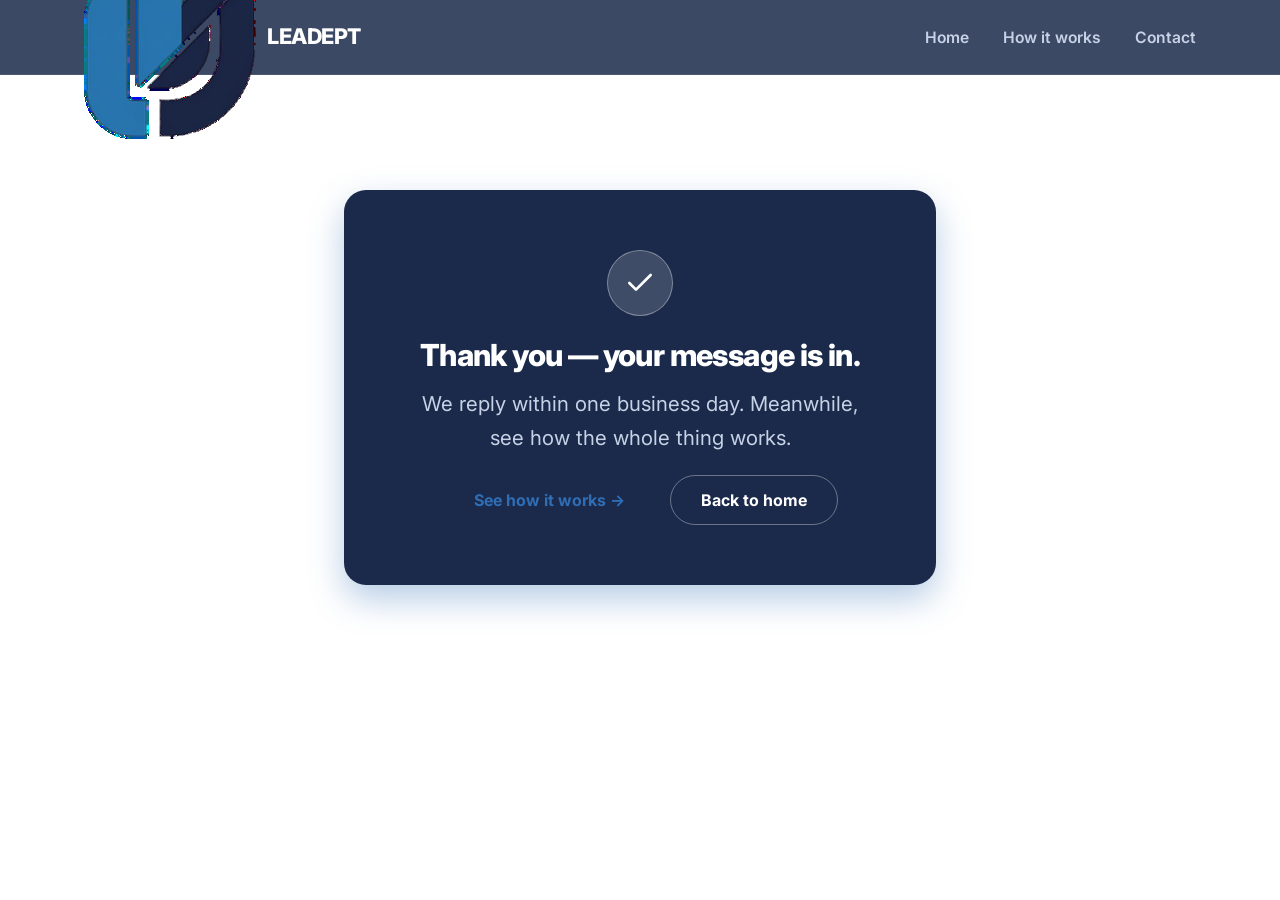
<file: thanks.html>
<!DOCTYPE html><html lang="en"><head><meta charset="UTF-8"><meta name="viewport" content="width=device-width, initial-scale=1"><title>Thank you — LEADEPT</title><meta name="robots" content="noindex"><link rel="icon" href="assets/img/leadept-mark.png"><link href="https://fonts.googleapis.com/css2?family=Red+Hat+Display:wght@300;400;600;700;800;900&family=Inter:wght@400;500;600;700&display=swap" rel="stylesheet"><link rel="stylesheet" href="assets/css/style.css"></head><body><header class="site-header"><div class="wrap nav"><a href="index.html" class="brand"><img src="assets/img/leadept-mark.png" alt=""><span><span class="lead-t">LEAD</span><span class="ept-t">EPT</span></span></a><ul class="nav-links"><li><a href="index.html">Home</a></li><li><a href="how-it-works.html">How it works</a></li><li><a href="contact.html">Contact</a></li></ul></div></header><main><section class="section section--white" style="min-height:62vh;display:grid;place-items:center;text-align:center"><div class="wrap" style="max-width:640px"><div class="guarantee" style="background:var(--navy)"><div class="badge"><svg viewBox="0 0 24 24" fill="none" stroke="currentColor" stroke-width="2" stroke-linecap="round" stroke-linejoin="round"><path d="M20 6 9 17l-5-5"/></svg></div><h1 class="h-md" style="color:#fff">Thank you — your message is in.</h1><p class="lead" style="color:var(--mist)">We reply within one business day. Meanwhile, see how the whole thing works.</p><div class="btn-row btn-row--center" style="margin-top:8px"><a href="how-it-works.html" class="btn btn--white">See how it works &rarr;</a><a href="index.html" class="btn btn--ghost">Back to home</a></div></div></div></section></main><script src="assets/js/main.js"></script><script src="assets/js/hydrate.js"></script></body></html>
</file>
<file: assets/css/style.css>
/* ============================================================
   LEADEPT — Design System
   Palette:  Deep navy #1B2A4A · Royal blue #2F6DB5 · White
   ============================================================ */

:root {
  --navy:        #1B2A4A;
  --navy-deep:   #14203a;   /* footer / deepest band */
  --navy-card:   #223458;   /* cards on dark sections */
  --navy-line:   #33456b;   /* hairlines on dark */
  --royal:       #2F6DB5;
  --royal-bright:#3f83d6;   /* hover / glow */
  --white:       #ffffff;
  --off:         #f5f7fa;   /* subtle light band */
  --ink:         #1B2A4A;   /* body text on white */
  --ink-soft:    #4a5878;   /* muted text on white */
  --mist:        #c7d2e6;   /* muted text on navy */
  --mist-soft:   #9fb0cf;

  --maxw: 1160px;
  --radius: 14px;
  --radius-lg: 22px;
  --shadow: 0 18px 50px rgba(20, 32, 58, 0.12);
  --shadow-royal: 0 14px 34px rgba(47, 109, 181, 0.35);
  --ease: cubic-bezier(.22,.61,.36,1);

  --font: 'Inter', system-ui, -apple-system, 'Segoe UI', Roboto, Helvetica, Arial, sans-serif;
}

/* ---------- reset-ish ---------- */
* { box-sizing: border-box; }
html { scroll-behavior: smooth; -webkit-text-size-adjust: 100%; }
body {
  margin: 0;
  font-family: var(--font);
  color: var(--ink);
  background: var(--white);
  line-height: 1.65;
  -webkit-font-smoothing: antialiased;
  text-rendering: optimizeLegibility;
}
img { max-width: 100%; display: block; }
a { color: var(--royal); text-decoration: none; }
h1, h2, h3, h4 { line-height: 1.12; margin: 0 0 .5em; letter-spacing: -0.02em; font-weight: 800; }
p { margin: 0 0 1em; }

/* ---------- layout ---------- */
.wrap { width: 100%; max-width: var(--maxw); margin: 0 auto; padding: 0 24px; }
.section { padding: clamp(64px, 9vw, 128px) 0; }
.section--navy  { background: var(--navy);  color: var(--white); }
.section--deep  { background: var(--navy-deep); color: var(--white); }
.section--white { background: var(--white); color: var(--ink); }
.section--off   { background: var(--off);   color: var(--ink); }
.section--navy h1, .section--navy h2, .section--navy h3,
.section--deep h1, .section--deep h2, .section--deep h3 { color: var(--white); }

.center { text-align: center; }
.mx-auto { margin-left: auto; margin-right: auto; }

/* eyebrow label */
.eyebrow {
  display: inline-block;
  font-size: .8rem;
  font-weight: 700;
  letter-spacing: .16em;
  text-transform: uppercase;
  color: var(--royal);
  margin-bottom: 18px;
}
.section--navy .eyebrow, .section--deep .eyebrow { color: var(--royal-bright); }

/* headings scale */
.h-xl { font-size: clamp(2.4rem, 6vw, 4.3rem); }
.h-lg { font-size: clamp(2rem, 4.5vw, 3rem); }
.h-md { font-size: clamp(1.4rem, 2.6vw, 1.9rem); }
.lead { font-size: clamp(1.05rem, 1.7vw, 1.28rem); color: var(--ink-soft); }
.section--navy .lead, .section--deep .lead { color: var(--mist); }
.measure { max-width: 640px; }
.measure-sm { max-width: 540px; }

/* ---------- buttons ---------- */
.btn {
  display: inline-flex; align-items: center; justify-content: center; gap: .55em;
  font-weight: 700; font-size: 1rem; line-height: 1;
  padding: 16px 30px; border-radius: 999px;
  border: 1.5px solid transparent; cursor: pointer;
  transition: transform .2s var(--ease), box-shadow .2s var(--ease), background .2s, color .2s, border-color .2s;
  white-space: nowrap;
}
.btn:active { transform: translateY(1px); }
.btn--primary { background: var(--royal); color: #fff; box-shadow: var(--shadow-royal); }
.btn--primary:hover { background: var(--royal-bright); transform: translateY(-2px); }
.btn--ghost { background: transparent; color: #fff; border-color: rgba(255,255,255,.35); }
.btn--ghost:hover { border-color: #fff; background: rgba(255,255,255,.08); }
.btn--dark { background: var(--navy); color: #fff; }
.btn--dark:hover { background: var(--royal); transform: translateY(-2px); }
.btn--wide { padding-left: 40px; padding-right: 40px; }
.btn-row { display: flex; flex-wrap: wrap; gap: 14px; align-items: center; }
.btn-row--center { justify-content: center; }

.arrow { transition: transform .2s var(--ease); }
.btn:hover .arrow { transform: translateX(3px); }

/* ---------- header ---------- */
.site-header {
  position: sticky; top: 0; z-index: 50;
  background: rgba(27, 42, 74, .85);
  backdrop-filter: saturate(160%) blur(12px);
  border-bottom: 1px solid rgba(255,255,255,.08);
}
.nav { display: flex; align-items: center; justify-content: space-between; height: 74px; }
.brand { display: flex; align-items: center; gap: 11px; font-weight: 800; font-size: 1.35rem; color: #fff; letter-spacing: -.02em; }
.brand:hover { color: #fff; }
.brand .mark {
  width: 34px; height: 34px; border-radius: 9px;
  background: linear-gradient(135deg, var(--royal), var(--royal-bright));
  display: grid; place-items: center; color: #fff; font-weight: 800; font-size: 1.05rem;
  box-shadow: 0 6px 16px rgba(47,109,181,.5);
}
.nav-links { display: flex; align-items: center; gap: 34px; list-style: none; margin: 0; padding: 0; }
.nav-links a { color: var(--mist); font-weight: 600; font-size: .98rem; transition: color .2s; }
.nav-links a:hover { color: #fff; }
.nav-cta { margin-left: 6px; }
.nav-toggle { display: none; background: none; border: 0; cursor: pointer; padding: 8px; }
.nav-toggle span { display: block; width: 24px; height: 2px; background: #fff; margin: 5px 0; border-radius: 2px; transition: .25s var(--ease); }

/* mobile nav */
@media (max-width: 860px) {
  .nav-toggle { display: block; }
  .nav-links {
    position: fixed; inset: 74px 0 auto 0;
    flex-direction: column; align-items: stretch; gap: 0;
    background: var(--navy); border-bottom: 1px solid var(--navy-line);
    padding: 12px 24px 26px;
    transform: translateY(-14px); opacity: 0; pointer-events: none;
    transition: .28s var(--ease);
  }
  .nav-links a { padding: 15px 4px; border-bottom: 1px solid var(--navy-line); color: #fff; font-size: 1.05rem; }
  .nav-links .nav-cta { margin: 16px 0 0; }
  .nav-links .nav-cta .btn { width: 100%; }
  body.nav-open .nav-links { transform: translateY(0); opacity: 1; pointer-events: auto; }
  body.nav-open .nav-toggle span:nth-child(1) { transform: translateY(7px) rotate(45deg); }
  body.nav-open .nav-toggle span:nth-child(2) { opacity: 0; }
  body.nav-open .nav-toggle span:nth-child(3) { transform: translateY(-7px) rotate(-45deg); }
}

/* ---------- hero ---------- */
.hero {
  position: relative; overflow: hidden;
  background:
    radial-gradient(900px 520px at 78% -8%, rgba(47,109,181,.42), transparent 60%),
    radial-gradient(700px 500px at 8% 110%, rgba(47,109,181,.20), transparent 55%),
    var(--navy);
  color: #fff;
  padding: clamp(72px, 11vw, 150px) 0 clamp(80px, 11vw, 150px);
}
.hero::after{
  content:""; position:absolute; inset:0;
  background-image: linear-gradient(rgba(255,255,255,.035) 1px, transparent 1px),
                    linear-gradient(90deg, rgba(255,255,255,.035) 1px, transparent 1px);
  background-size: 62px 62px;
  mask-image: radial-gradient(circle at 50% 30%, #000 0%, transparent 72%);
  pointer-events:none;
}
.hero .wrap { position: relative; z-index: 1; }
.hero h1 { max-width: 15ch; }
.hero .lead { max-width: 52ch; margin-bottom: 34px; }
.pill {
  display: inline-flex; align-items: center; gap: 9px;
  background: rgba(47,109,181,.16); border: 1px solid rgba(63,131,214,.4);
  color: #dfeaf9; font-weight: 600; font-size: .84rem;
  padding: 8px 16px; border-radius: 999px; margin-bottom: 26px;
}
.pill .dot { width: 8px; height: 8px; border-radius: 50%; background: #48d18a; box-shadow: 0 0 0 4px rgba(72,209,138,.22); }
.hero-note { margin-top: 22px; color: var(--mist-soft); font-size: .92rem; }

/* ---------- stat strip ---------- */
.stats { display: grid; grid-template-columns: repeat(3, 1fr); gap: 20px; margin-top: 60px; }
.stat { border-left: 2px solid var(--royal); padding-left: 18px; }
.stat b { display: block; font-size: clamp(1.7rem, 3.4vw, 2.5rem); font-weight: 800; color: #fff; letter-spacing: -.02em; }
.stat span { color: var(--mist-soft); font-size: .92rem; }

/* ---------- generic grid ---------- */
.grid { display: grid; gap: 24px; }
.grid-2 { grid-template-columns: repeat(2, 1fr); }
.grid-3 { grid-template-columns: repeat(3, 1fr); }
.grid-4 { grid-template-columns: repeat(4, 1fr); }
@media (max-width: 900px) { .grid-3, .grid-4 { grid-template-columns: repeat(2, 1fr); } }
@media (max-width: 640px) { .grid-2, .grid-3, .grid-4 { grid-template-columns: 1fr; } .stats { grid-template-columns: 1fr; gap: 26px; } }

/* section header block */
.sec-head { max-width: 680px; margin-bottom: 54px; }
.sec-head.center { margin-left: auto; margin-right: auto; }

/* ---------- cards ---------- */
.card {
  background: var(--white); border: 1px solid #e7ecf4; border-radius: var(--radius-lg);
  padding: 34px 30px; box-shadow: var(--shadow);
  transition: transform .25s var(--ease), box-shadow .25s var(--ease);
}
.card:hover { transform: translateY(-4px); box-shadow: 0 26px 60px rgba(20,32,58,.16); }
.card--dark {
  background: var(--navy-card); border-color: var(--navy-line); box-shadow: none; color: var(--mist);
}
.card--dark h3 { color: #fff; }
.card .ico {
  width: 52px; height: 52px; border-radius: 13px; display: grid; place-items: center;
  background: linear-gradient(135deg, var(--royal), var(--royal-bright));
  color: #fff; margin-bottom: 20px; box-shadow: 0 10px 22px rgba(47,109,181,.35);
}
.card .ico svg { width: 26px; height: 26px; }
.card h3 { font-size: 1.22rem; margin-bottom: .5em; }
.card p { margin: 0; color: inherit; }
.card--white p { color: var(--ink-soft); }

/* two-pillar feature */
.pillar { display: grid; grid-template-columns: 52px 1fr; gap: 18px; align-items: start; }
.pillar .ico { margin: 0; }

/* ---------- steps (how it works) ---------- */
.steps { counter-reset: step; display: grid; gap: 22px; }
.steps.grid-4 { gap: 22px; }
.step {
  position: relative; background: var(--white); border: 1px solid #e7ecf4;
  border-radius: var(--radius-lg); padding: 32px 26px 28px; box-shadow: var(--shadow);
}
.step .num {
  width: 46px; height: 46px; border-radius: 12px; display: grid; place-items: center;
  background: var(--navy); color: #fff; font-weight: 800; font-size: 1.15rem; margin-bottom: 18px;
}
.step:nth-child(1) .num { background: var(--royal); }
.step h3 { font-size: 1.16rem; }
.step p { margin: 0; color: var(--ink-soft); font-size: .98rem; }

/* ---------- checklist / value ---------- */
.checks { list-style: none; margin: 0; padding: 0; display: grid; gap: 16px; }
.checks li { display: grid; grid-template-columns: 26px 1fr; gap: 13px; align-items: start; }
.checks .tick {
  width: 24px; height: 24px; border-radius: 50%; background: rgba(47,109,181,.14);
  display: grid; place-items: center; margin-top: 2px;
}
.section--navy .checks .tick, .section--deep .checks .tick { background: rgba(63,131,214,.24); }
.checks .tick svg { width: 13px; height: 13px; color: var(--royal); }
.section--navy .checks .tick svg { color: var(--royal-bright); }
.checks b { font-weight: 700; }

/* split layout */
.split { display: grid; grid-template-columns: 1.05fr .95fr; gap: clamp(36px, 6vw, 80px); align-items: center; }
@media (max-width: 860px) { .split { grid-template-columns: 1fr; gap: 40px; } }

/* guarantee band */
.guarantee {
  background: linear-gradient(135deg, var(--royal), #245a99);
  border-radius: var(--radius-lg); padding: clamp(36px,5vw,60px);
  color: #fff; box-shadow: var(--shadow-royal); text-align: center;
}
.guarantee h2 { color: #fff; }
.guarantee .lead { color: rgba(255,255,255,.9); }
.guarantee .badge {
  width: 66px; height: 66px; border-radius: 50%; background: rgba(255,255,255,.16);
  display: grid; place-items: center; margin: 0 auto 22px; border: 1px solid rgba(255,255,255,.35);
}
.guarantee .badge svg { width: 32px; height: 32px; color: #fff; }

/* ---------- CTA band ---------- */
.cta-band { text-align: center; }
.cta-band h2 { max-width: 18ch; margin-inline: auto; }
.cta-band .lead { max-width: 46ch; margin-inline: auto; margin-bottom: 32px; }

/* ---------- forms ---------- */
.form-card {
  background: var(--white); border: 1px solid #e7ecf4; border-radius: var(--radius-lg);
  padding: clamp(26px, 4vw, 42px); box-shadow: var(--shadow);
}
.field { margin-bottom: 20px; }
.field label { display: block; font-weight: 600; font-size: .92rem; margin-bottom: 8px; color: var(--ink); }
.field input, .field textarea, .field select {
  width: 100%; font: inherit; color: var(--ink);
  padding: 14px 16px; border: 1.5px solid #d8e0ec; border-radius: 12px; background: #fff;
  transition: border-color .18s, box-shadow .18s;
}
.field textarea { min-height: 130px; resize: vertical; }
.field input:focus, .field textarea:focus, .field select:focus {
  outline: none; border-color: var(--royal); box-shadow: 0 0 0 4px rgba(47,109,181,.14);
}
.field .req { color: var(--royal); }
.form-note { font-size: .85rem; color: var(--ink-soft); margin-top: 4px; }
.form-status { margin-top: 16px; font-weight: 600; display: none; }
.form-status.show { display: block; }
.form-status.ok { color: #1a8a52; }
.form-status.err { color: #c0392b; }
.form-card .btn { width: 100%; }

/* contact layout */
.contact-grid { display: grid; grid-template-columns: .95fr 1.05fr; gap: clamp(34px, 5vw, 64px); align-items: start; }
@media (max-width: 860px) { .contact-grid { grid-template-columns: 1fr; } }
.contact-detail { display: grid; grid-template-columns: 46px 1fr; gap: 15px; margin-bottom: 26px; align-items: start; }
.contact-detail .ico {
  width: 46px; height: 46px; border-radius: 12px; background: rgba(47,109,181,.14);
  display: grid; place-items: center; color: var(--royal);
}
.section--navy .contact-detail .ico { background: rgba(63,131,214,.22); color: var(--royal-bright); }
.contact-detail .ico svg { width: 22px; height: 22px; }
.contact-detail b { display: block; font-size: 1.02rem; }
.contact-detail span, .contact-detail a { color: var(--mist); font-size: .96rem; }
.section--white .contact-detail span, .section--white .contact-detail a { color: var(--ink-soft); }

/* ---------- footer ---------- */
.site-footer { background: var(--navy-deep); color: var(--mist); padding: 66px 0 30px; }
.footer-top { display: grid; grid-template-columns: 1.4fr 1fr 1fr; gap: 34px; padding-bottom: 40px; border-bottom: 1px solid var(--navy-line); }
@media (max-width: 720px) { .footer-top { grid-template-columns: 1fr; gap: 30px; } }
.site-footer .brand { margin-bottom: 16px; }
.site-footer p { color: var(--mist-soft); max-width: 34ch; font-size: .96rem; }
.foot-col h4 { color: #fff; font-size: .82rem; letter-spacing: .12em; text-transform: uppercase; margin-bottom: 16px; }
.foot-col ul { list-style: none; margin: 0; padding: 0; display: grid; gap: 11px; }
.foot-col a { color: var(--mist); font-size: .96rem; }
.foot-col a:hover { color: #fff; }
.footer-bottom { display: flex; justify-content: space-between; flex-wrap: wrap; gap: 12px; padding-top: 24px; font-size: .88rem; color: var(--mist-soft); }

/* flagged placeholder highlight (removed before launch) */
.tbd { border-bottom: 1.5px dashed var(--royal-bright); }

/* reveal on scroll */
.reveal { opacity: 0; transform: translateY(22px); transition: opacity .7s var(--ease), transform .7s var(--ease); }
.reveal.in { opacity: 1; transform: none; }
@media (prefers-reduced-motion: reduce) {
  .reveal { opacity: 1; transform: none; transition: none; }
  html { scroll-behavior: auto; }
}
</file>
